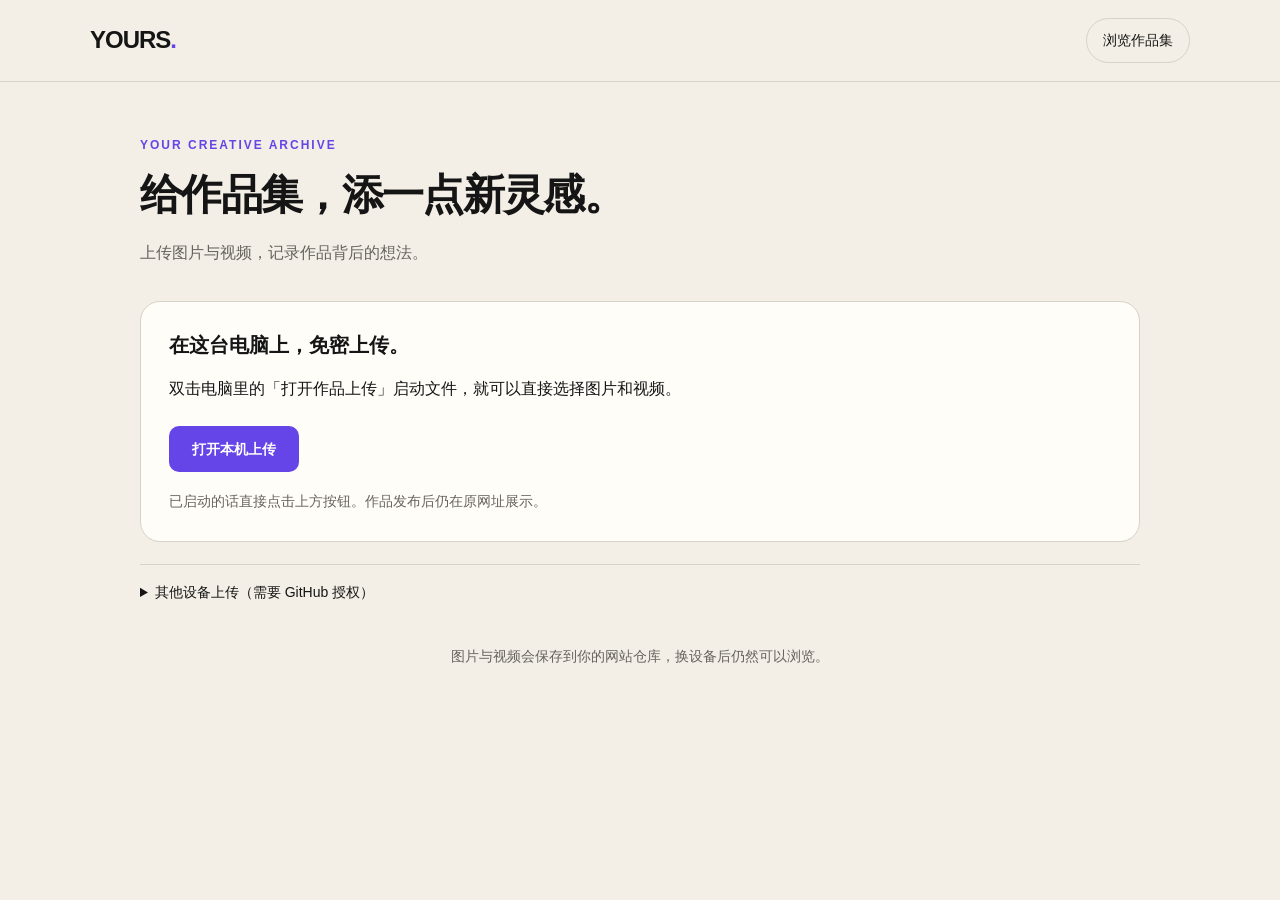
<file: admin.html>
<!doctype html>
<html lang="zh-CN">
<head>
  <meta charset="UTF-8" />
  <meta name="viewport" content="width=device-width, initial-scale=1.0" />
  <meta name="robots" content="noindex, nofollow" />
  <meta name="referrer" content="no-referrer" />
  <meta http-equiv="Content-Security-Policy" content="default-src 'self'; connect-src 'self' https://api.github.com; img-src 'self' blob: data:; media-src 'self' blob:; object-src 'none'; base-uri 'self'; form-action 'none'" />
  <meta name="theme-color" content="#f3efe6" />
  <title>管理作品 · 个人作品集</title>
  <link rel="icon" href="data:image/svg+xml,%3Csvg xmlns='http://www.w3.org/2000/svg' viewBox='0 0 64 64'%3E%3Crect width='64' height='64' rx='16' fill='%236545e8'/%3E%3Cpath d='M16 20h9l7 12 7-12h9L36 39v7h-8v-7z' fill='%23f4dd62'/%3E%3C/svg%3E" />
  <link rel="stylesheet" href="admin.css?v=20261004-2" />
  <script type="module" src="admin.mjs?v=20261004-2"></script>
</head>
<body>
  <a class="skip-link" href="#main">跳到主要内容</a>
  <header class="admin-header"><a class="brand" href="index.html">YOURS<span>.</span></a><a class="back-link" href="index.html#work">浏览作品集</a></header>
  <main id="main" class="admin-shell">
    <div class="page-heading"><p class="eyebrow">YOUR CREATIVE ARCHIVE</p><h1>给作品集，添一点新灵感。</h1><p>上传图片与视频，记录作品背后的想法。</p></div>
    <section class="connect-panel local-entry" aria-labelledby="local-title">
      <h2 id="local-title">在这台电脑上，免密上传。</h2>
      <p>双击电脑里的「打开作品上传」启动文件，就可以直接选择图片和视频。</p>
      <a class="primary local-start" href="http://127.0.0.1:8766/">打开本机上传</a>
      <p class="help">已启动的话直接点击上方按钮。作品发布后仍在原网址展示。</p>
    </section>
    <details id="remote-mode"><summary>其他设备上传（需要 GitHub 授权）</summary>
    <section class="connect-panel" aria-labelledby="connect-title">
      <div class="panel-title"><div><span class="step-number">01</span><h2 id="connect-title">连接你的网站</h2></div><span id="connection-label" class="connection-label">尚未连接</span></div>
      <form id="connect-form">
        <label for="github-token">GitHub 访问密钥</label>
        <div class="connect-row"><input id="github-token" type="password" autocomplete="off" spellcheck="false" placeholder="粘贴 personal-site 仓库的访问密钥" required /><button type="submit" id="connect-button" class="primary">连接网站</button></div>
        <p class="help">密钥仅用于直接连接 GitHub，刷新或关闭页面后清除。</p>
      </form>
      <div id="connected-state" hidden><p>已连接 <strong>tiechangchu-max / personal-site</strong>，可以上传作品了。</p><button type="button" id="disconnect-button" class="secondary">断开连接</button></div>
      <p id="connection-message" class="message" role="status"></p>
      <details id="token-help"><summary>第一次使用？获取访问密钥</summary><ol><li>打开 <a href="https://github.com/settings/personal-access-tokens/new" target="_blank" rel="noopener noreferrer">GitHub 密钥创建页</a>，登录你的网站所属账号。</li><li>选择 <strong>Only select repositories</strong>，只勾选 <strong>personal-site</strong>。</li><li>在 Repository permissions 中将 <strong>Contents</strong> 设为 <strong>Read and write</strong>，设置有效期并生成密钥。</li><li>把生成的密钥粘贴到上方，点击“连接网站”。</li></ol><p class="help">如果提示缺少作品目录，说明新版上传功能尚未发布到仓库。</p></details>
    </section>
    <section class="upload-panel" aria-labelledby="upload-title">
      <div class="panel-title"><div><span class="step-number">02</span><h2 id="upload-title">添加图片或视频</h2></div><span class="connection-label">最多 10 个 / 批</span></div>
      <fieldset id="upload-fields">
        <label class="dropzone" id="dropzone" for="media-files"><span class="upload-symbol" aria-hidden="true">＋</span><strong>选择文件，或拖到这里</strong><span>手机上也可以从相册选择</span><span class="file-formats">JPG · PNG · WebP · GIF · AVIF · MP4 · WebM</span><input id="media-files" type="file" accept="image/jpeg,image/png,image/webp,image/gif,image/avif,video/mp4,video/webm,.jpg,.jpeg,.png,.webp,.gif,.avif,.mp4,.webm" multiple /></label>
        <p class="help">单文件最多 50 MB，每批合计最多 100 MB。视频推荐使用 H.264 编码的 MP4，便于手机播放。</p>
        <p id="file-message" class="message" role="status"></p>
        <div id="upload-queue" class="upload-queue"></div>
        <datalist id="category-options"><option value="产品视觉"></option><option value="人物创作"></option><option value="影像实验"></option><option value="Little Swan"></option><option value="兔然心动"></option></datalist>
      </fieldset>
      <div class="publish-bar"><div><strong id="queue-summary">还没有选择文件</strong><p>发布后，图片、视频和填写的提示词将对访客公开。</p></div><button type="button" id="publish-button" class="primary" disabled>上传并公开展示</button></div>
      <div id="progress-panel" hidden><progress id="upload-progress" max="100" value="0" aria-label="发布进度"></progress><p id="progress-message" role="status"></p></div>
      <div id="publish-result" class="publish-result" role="status" hidden></div>
    </section>
    </details>
    <p class="admin-footer">图片与视频会保存到你的网站仓库，换设备后仍然可以浏览。</p>
    <noscript><p class="message error">请启用 JavaScript 后再使用上传功能。</p></noscript>
  </main>
</body>
</html>
</file>
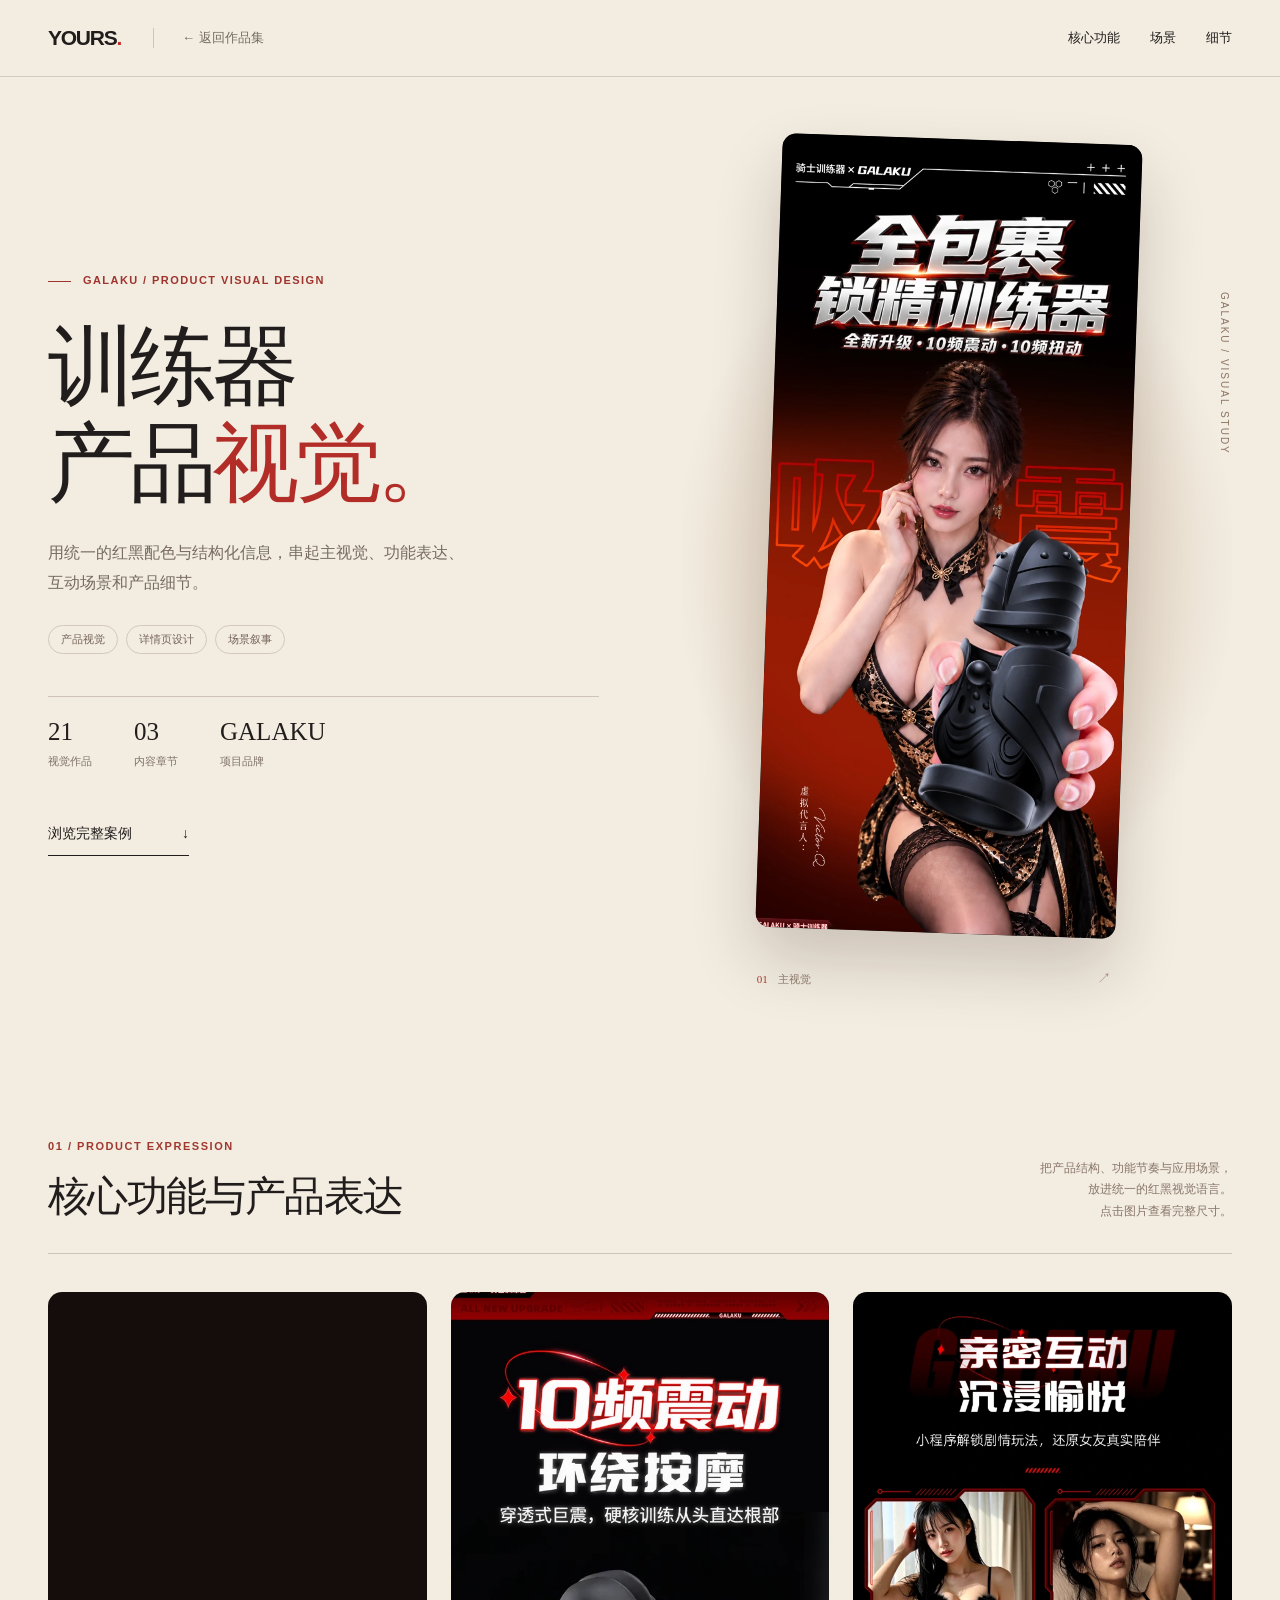
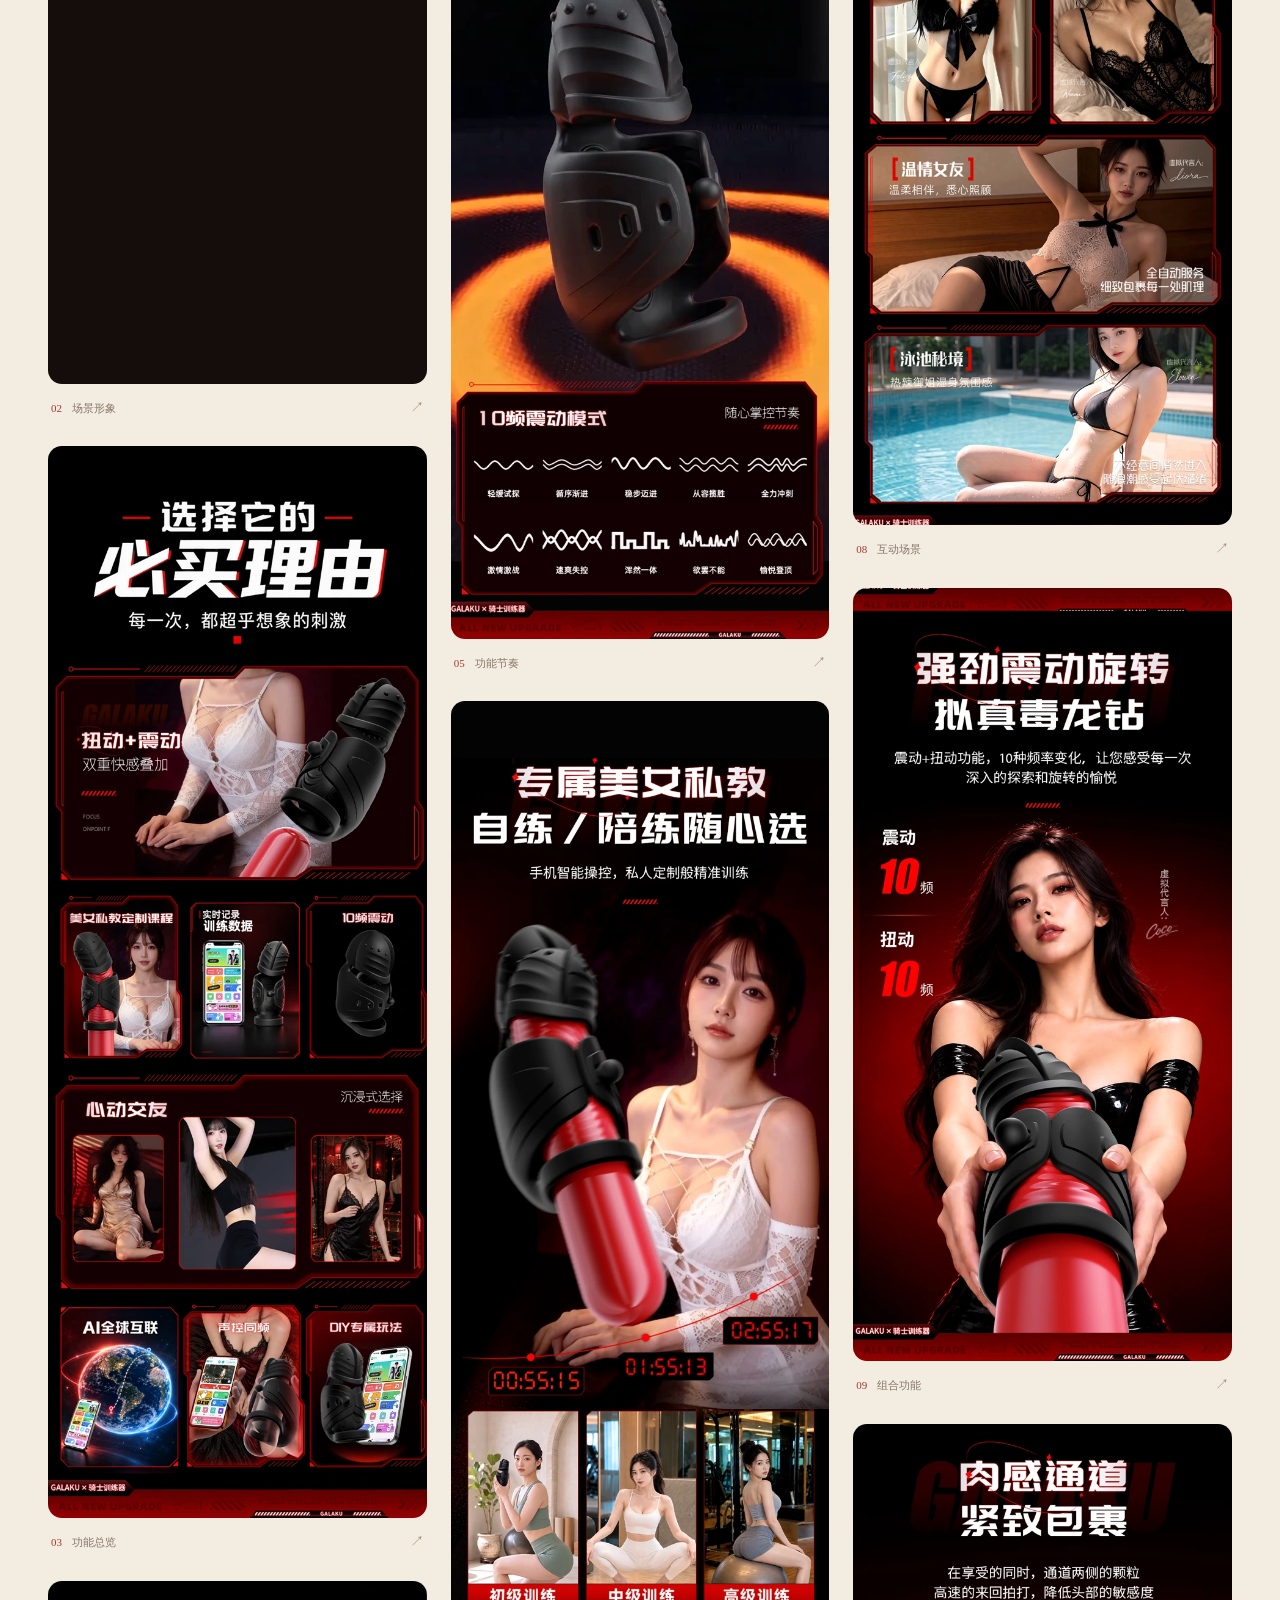
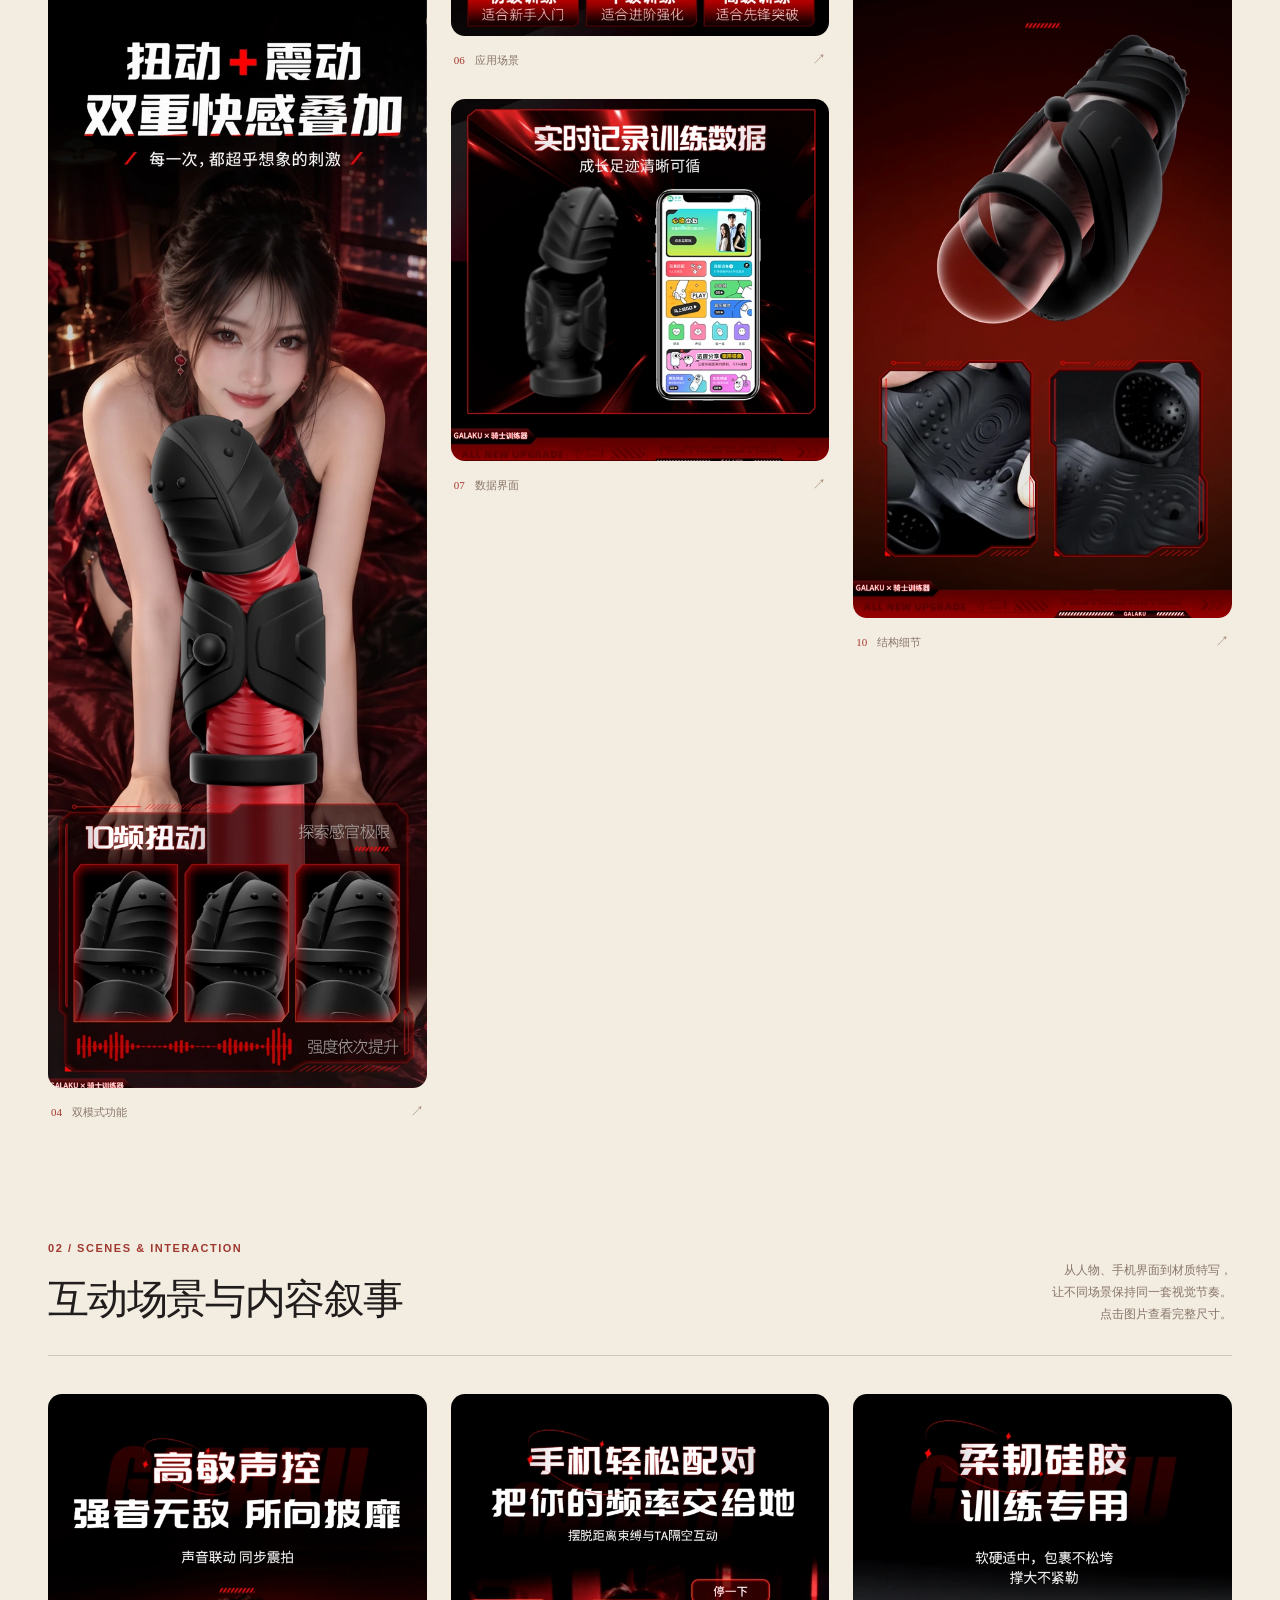
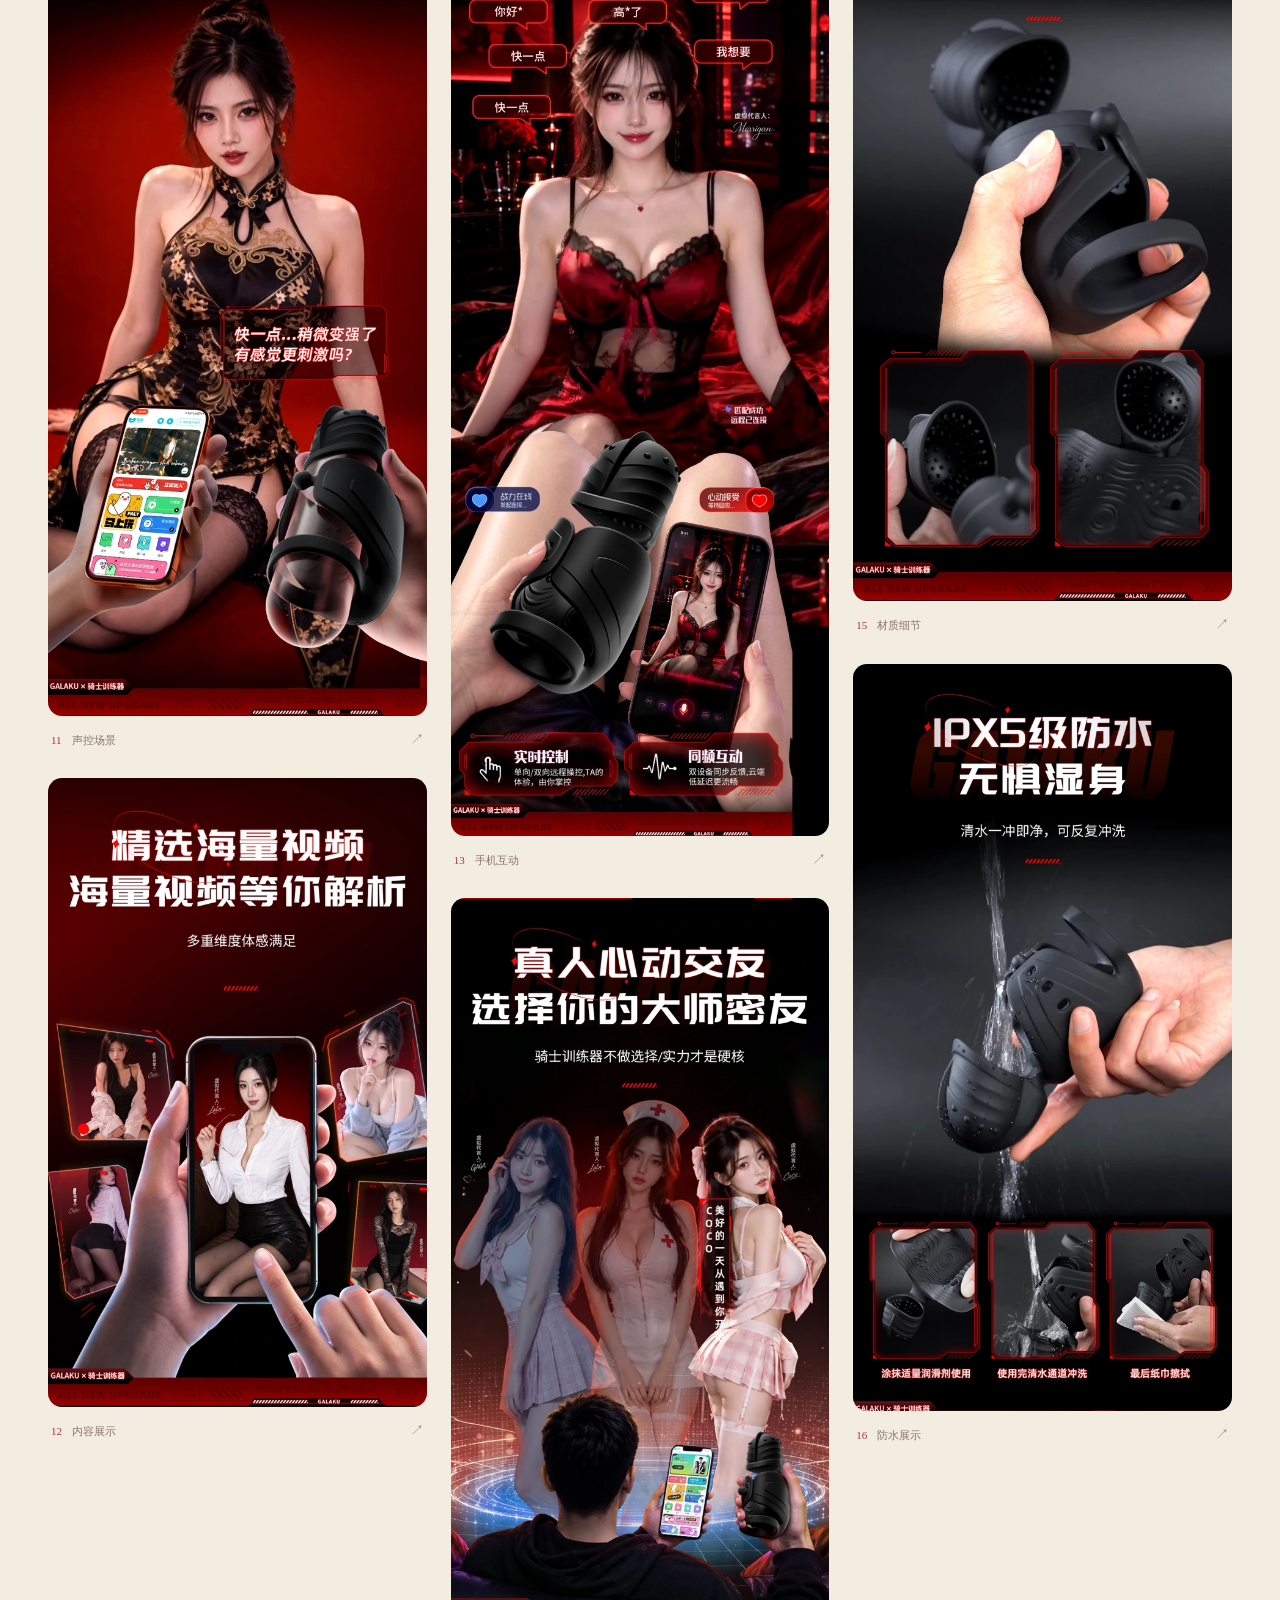
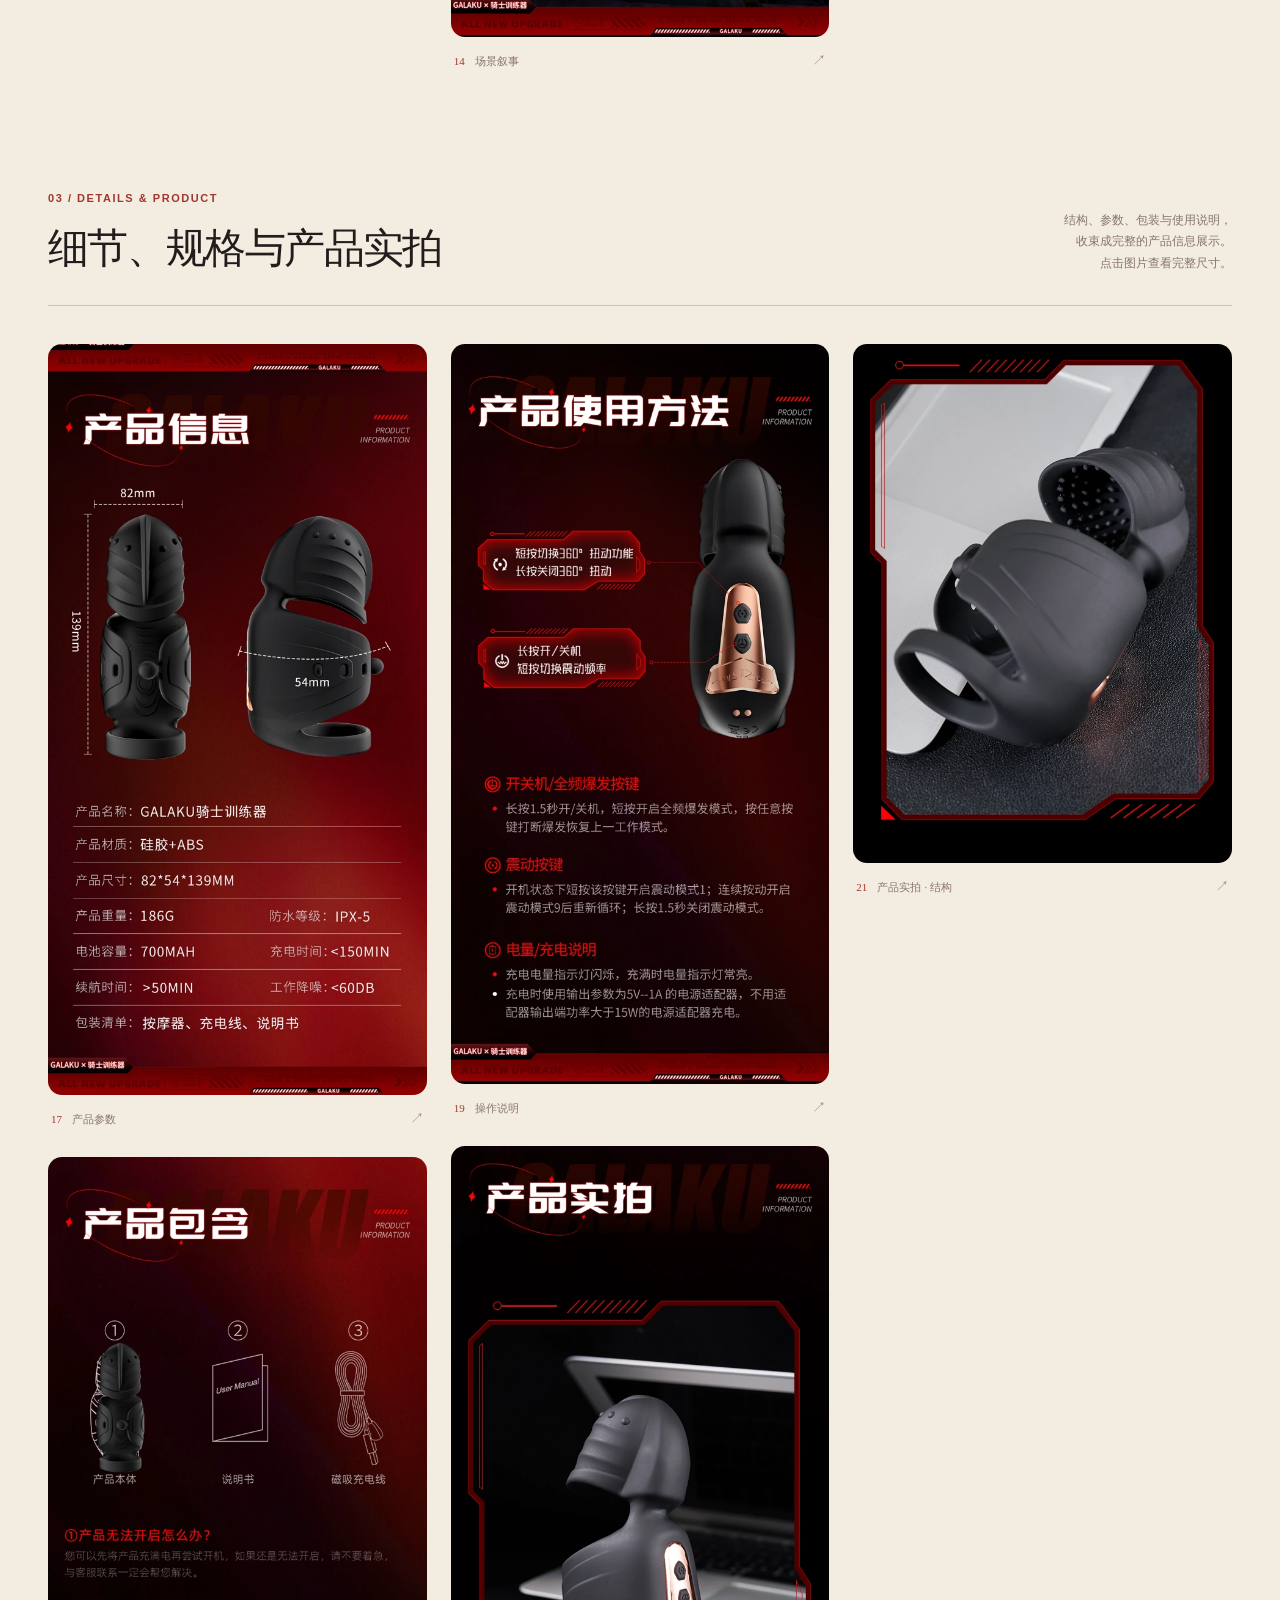
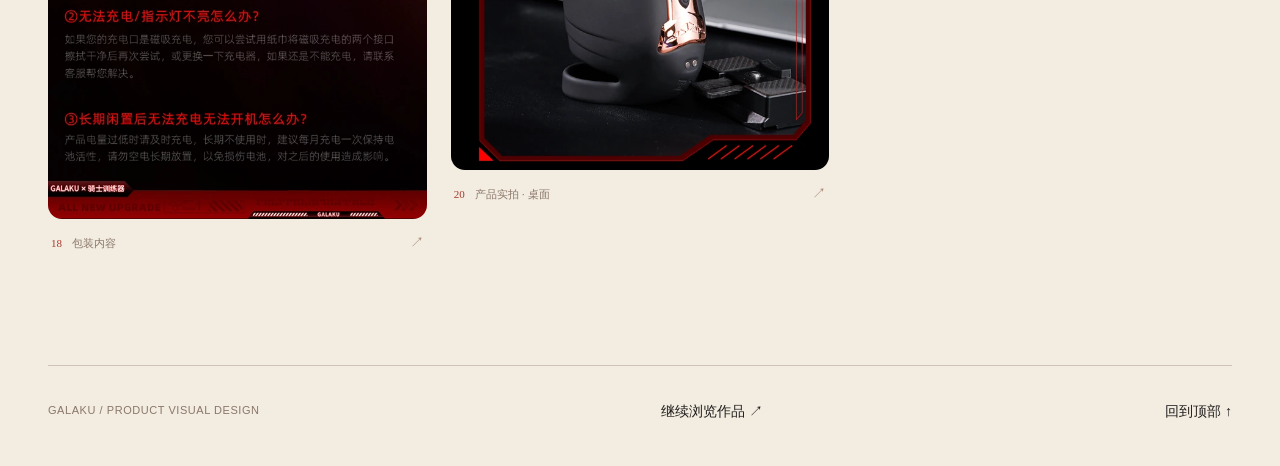
<file: trainer.html>
<!doctype html>
<html lang="zh-CN">
<head>
  <meta charset="UTF-8" />
  <meta name="viewport" content="width=device-width, initial-scale=1" />
  <meta name="description" content="GALAKU 训练器产品视觉案例：21 张设计作品，涵盖主视觉、核心功能、互动场景与产品细节。" />
  <meta name="theme-color" content="#f2ece1" />
  <meta property="og:title" content="GALAKU · 训练器产品视觉" />
  <meta property="og:description" content="一套完整的红黑产品视觉，从主视觉到功能、场景与细节。" />
  <meta property="og:image" content="https://tiechangchu-max.github.io/personal-site/assets/images/trainer/01.webp" />
  <title>GALAKU · 训练器产品视觉｜作品集</title>
  <link rel="icon" href="data:image/svg+xml,%3Csvg xmlns='http://www.w3.org/2000/svg' viewBox='0 0 64 64'%3E%3Crect width='64' height='64' rx='16' fill='%23211d1c'/%3E%3Cpath d='M16 20h9l7 12 7-12h9L36 39v7h-8v-7z' fill='%23c72e28'/%3E%3C/svg%3E" />
  <link rel="stylesheet" href="trainer.css?v=20261005-2" />
  <script type="module" src="trainer.mjs?v=20261005-1"></script>
</head>
<body class="trainer-page">
  <a class="tc-skip" href="#case-main">跳到案例内容</a>
  <header class="tc-header">
    <div class="tc-header-inner tc-shell">
      <a class="tc-brand" href="index.html" aria-label="作品集首页">YOURS<span>.</span></a>
      <a class="tc-back" href="index.html#work">← 返回作品集</a>
      <nav class="tc-nav" aria-label="案例章节"><a href="#features">核心功能</a><a href="#scenes">场景</a><a href="#details">细节</a></nav>
    </div>
  </header>
  <main id="case-main" class="tc-shell">
    <section class="tc-hero" aria-labelledby="case-title">
      <div class="tc-hero-copy">
        <p class="tc-eyebrow">GALAKU / PRODUCT VISUAL DESIGN</p>
        <h1 id="case-title">训练器<br />产品<em>视觉。</em></h1>
        <p class="tc-intro">用统一的红黑配色与结构化信息，串起主视觉、功能表达、互动场景和产品细节。</p>
        <div class="tc-tags"><span>产品视觉</span><span>详情页设计</span><span>场景叙事</span></div>
        <div class="tc-meta" aria-label="案例信息"><div><strong>21</strong><small>视觉作品</small></div><div><strong>03</strong><small>内容章节</small></div><div><strong>GALAKU</strong><small>项目品牌</small></div></div>
        <a class="tc-explore" href="#features">浏览完整案例 <span aria-hidden="true">↓</span></a>
      </div>
      <div class="tc-hero-art"><figure class="tc-hero-figure">
      <button class="tc-image-button" type="button" data-case-image="01" data-full="assets/images/trainer/01.webp" data-original="assets/images/trainer/originals/01.png" data-title="主视觉" aria-label="放大查看：主视觉">
        <img src="assets/images/trainer/01.webp" srcset="assets/images/trainer/01-310.webp 310w, assets/images/trainer/01-620.webp 620w, assets/images/trainer/01.webp 941w" sizes="(max-width: 640px) 310px, 360px" width="941" height="2077" alt="GALAKU 训练器 · 主视觉" loading="eager" decoding="async" fetchpriority="high" />
        <span class="tc-image-hint" aria-hidden="true">↗</span>
      </button>
      <figcaption class="tc-caption"><b>01</b><span>主视觉</span><span aria-hidden="true">↗</span></figcaption>
    </figure></div>
    </section>
    <section class="tc-section" id="features" aria-labelledby="features-title">
      <div class="tc-section-heading"><div><p class="tc-section-number">01 / PRODUCT EXPRESSION</p><h2 id="features-title">核心功能与产品表达</h2></div><p>把产品结构、功能节奏与应用场景，<br />放进统一的红黑视觉语言。<br />点击图片查看完整尺寸。</p></div>
      <div class="tc-masonry" aria-label="核心功能与产品表达"><figure class="tc-item">
      <button class="tc-image-button" type="button" data-case-image="02" data-full="assets/images/trainer/02.webp" data-original="assets/images/trainer/originals/02.png" data-title="场景形象" aria-label="放大查看：场景形象">
        <img src="assets/images/trainer/02.webp" srcset="assets/images/trainer/02-310.webp 310w, assets/images/trainer/02-620.webp 620w, assets/images/trainer/02.webp 941w" sizes="(max-width: 640px) calc(100vw - 36px), (max-width: 1000px) calc((100vw - 68px) / 2), (max-width: 1536px) calc((100vw - 144px) / 3), 464px" width="941" height="1721" alt="GALAKU 训练器 · 场景形象" loading="lazy" decoding="async"  />
        <span class="tc-image-hint" aria-hidden="true">↗</span>
      </button>
      <figcaption class="tc-caption"><b>02</b><span>场景形象</span><span aria-hidden="true">↗</span></figcaption>
    </figure>
<figure class="tc-item">
      <button class="tc-image-button" type="button" data-case-image="03" data-full="assets/images/trainer/03.webp" data-original="assets/images/trainer/originals/03.png" data-title="功能总览" aria-label="放大查看：功能总览">
        <img src="assets/images/trainer/03.webp" srcset="assets/images/trainer/03-310.webp 310w, assets/images/trainer/03-620.webp 620w, assets/images/trainer/03.webp 941w" sizes="(max-width: 640px) calc(100vw - 36px), (max-width: 1000px) calc((100vw - 68px) / 2), (max-width: 1536px) calc((100vw - 144px) / 3), 464px" width="941" height="2663" alt="GALAKU 训练器 · 功能总览" loading="lazy" decoding="async"  />
        <span class="tc-image-hint" aria-hidden="true">↗</span>
      </button>
      <figcaption class="tc-caption"><b>03</b><span>功能总览</span><span aria-hidden="true">↗</span></figcaption>
    </figure>
<figure class="tc-item">
      <button class="tc-image-button" type="button" data-case-image="04" data-full="assets/images/trainer/04.webp" data-original="assets/images/trainer/originals/04.png" data-title="双模式功能" aria-label="放大查看：双模式功能">
        <img src="assets/images/trainer/04.webp" srcset="assets/images/trainer/04-310.webp 310w, assets/images/trainer/04-620.webp 620w, assets/images/trainer/04.webp 941w" sizes="(max-width: 640px) calc(100vw - 36px), (max-width: 1000px) calc((100vw - 68px) / 2), (max-width: 1536px) calc((100vw - 144px) / 3), 464px" width="941" height="2751" alt="GALAKU 训练器 · 双模式功能" loading="lazy" decoding="async"  />
        <span class="tc-image-hint" aria-hidden="true">↗</span>
      </button>
      <figcaption class="tc-caption"><b>04</b><span>双模式功能</span><span aria-hidden="true">↗</span></figcaption>
    </figure>
<figure class="tc-item">
      <button class="tc-image-button" type="button" data-case-image="05" data-full="assets/images/trainer/05.webp" data-original="assets/images/trainer/originals/05.png" data-title="功能节奏" aria-label="放大查看：功能节奏">
        <img src="assets/images/trainer/05.webp" srcset="assets/images/trainer/05-310.webp 310w, assets/images/trainer/05-620.webp 620w, assets/images/trainer/05.webp 941w" sizes="(max-width: 640px) calc(100vw - 36px), (max-width: 1000px) calc((100vw - 68px) / 2), (max-width: 1536px) calc((100vw - 144px) / 3), 464px" width="941" height="2354" alt="GALAKU 训练器 · 功能节奏" loading="lazy" decoding="async"  />
        <span class="tc-image-hint" aria-hidden="true">↗</span>
      </button>
      <figcaption class="tc-caption"><b>05</b><span>功能节奏</span><span aria-hidden="true">↗</span></figcaption>
    </figure>
<figure class="tc-item">
      <button class="tc-image-button" type="button" data-case-image="06" data-full="assets/images/trainer/06.webp" data-original="assets/images/trainer/originals/06.png" data-title="应用场景" aria-label="放大查看：应用场景">
        <img src="assets/images/trainer/06.webp" srcset="assets/images/trainer/06-310.webp 310w, assets/images/trainer/06-620.webp 620w, assets/images/trainer/06.webp 941w" sizes="(max-width: 640px) calc(100vw - 36px), (max-width: 1000px) calc((100vw - 68px) / 2), (max-width: 1536px) calc((100vw - 144px) / 3), 464px" width="941" height="2323" alt="GALAKU 训练器 · 应用场景" loading="lazy" decoding="async"  />
        <span class="tc-image-hint" aria-hidden="true">↗</span>
      </button>
      <figcaption class="tc-caption"><b>06</b><span>应用场景</span><span aria-hidden="true">↗</span></figcaption>
    </figure>
<figure class="tc-item">
      <button class="tc-image-button" type="button" data-case-image="07" data-full="assets/images/trainer/07.webp" data-original="assets/images/trainer/originals/07.png" data-title="数据界面" aria-label="放大查看：数据界面">
        <img src="assets/images/trainer/07.webp" srcset="assets/images/trainer/07-310.webp 310w, assets/images/trainer/07-620.webp 620w, assets/images/trainer/07.webp 941w" sizes="(max-width: 640px) calc(100vw - 36px), (max-width: 1000px) calc((100vw - 68px) / 2), (max-width: 1536px) calc((100vw - 144px) / 3), 464px" width="941" height="900" alt="GALAKU 训练器 · 数据界面" loading="lazy" decoding="async"  />
        <span class="tc-image-hint" aria-hidden="true">↗</span>
      </button>
      <figcaption class="tc-caption"><b>07</b><span>数据界面</span><span aria-hidden="true">↗</span></figcaption>
    </figure>
<figure class="tc-item">
      <button class="tc-image-button" type="button" data-case-image="08" data-full="assets/images/trainer/08.webp" data-original="assets/images/trainer/originals/08.png" data-title="互动场景" aria-label="放大查看：互动场景">
        <img src="assets/images/trainer/08.webp" srcset="assets/images/trainer/08-310.webp 310w, assets/images/trainer/08-620.webp 620w, assets/images/trainer/08.webp 941w" sizes="(max-width: 640px) calc(100vw - 36px), (max-width: 1000px) calc((100vw - 68px) / 2), (max-width: 1536px) calc((100vw - 144px) / 3), 464px" width="941" height="2072" alt="GALAKU 训练器 · 互动场景" loading="lazy" decoding="async"  />
        <span class="tc-image-hint" aria-hidden="true">↗</span>
      </button>
      <figcaption class="tc-caption"><b>08</b><span>互动场景</span><span aria-hidden="true">↗</span></figcaption>
    </figure>
<figure class="tc-item">
      <button class="tc-image-button" type="button" data-case-image="09" data-full="assets/images/trainer/09.webp" data-original="assets/images/trainer/originals/09.png" data-title="组合功能" aria-label="放大查看：组合功能">
        <img src="assets/images/trainer/09.webp" srcset="assets/images/trainer/09-310.webp 310w, assets/images/trainer/09-620.webp 620w, assets/images/trainer/09.webp 941w" sizes="(max-width: 640px) calc(100vw - 36px), (max-width: 1000px) calc((100vw - 68px) / 2), (max-width: 1536px) calc((100vw - 144px) / 3), 464px" width="941" height="1923" alt="GALAKU 训练器 · 组合功能" loading="lazy" decoding="async"  />
        <span class="tc-image-hint" aria-hidden="true">↗</span>
      </button>
      <figcaption class="tc-caption"><b>09</b><span>组合功能</span><span aria-hidden="true">↗</span></figcaption>
    </figure>
<figure class="tc-item">
      <button class="tc-image-button" type="button" data-case-image="10" data-full="assets/images/trainer/10.webp" data-original="assets/images/trainer/originals/10.png" data-title="结构细节" aria-label="放大查看：结构细节">
        <img src="assets/images/trainer/10.webp" srcset="assets/images/trainer/10-310.webp 310w, assets/images/trainer/10-620.webp 620w, assets/images/trainer/10.webp 941w" sizes="(max-width: 640px) calc(100vw - 36px), (max-width: 1000px) calc((100vw - 68px) / 2), (max-width: 1536px) calc((100vw - 144px) / 3), 464px" width="941" height="1973" alt="GALAKU 训练器 · 结构细节" loading="lazy" decoding="async"  />
        <span class="tc-image-hint" aria-hidden="true">↗</span>
      </button>
      <figcaption class="tc-caption"><b>10</b><span>结构细节</span><span aria-hidden="true">↗</span></figcaption>
    </figure></div>
    </section>
<section class="tc-section" id="scenes" aria-labelledby="scenes-title">
      <div class="tc-section-heading"><div><p class="tc-section-number">02 / SCENES & INTERACTION</p><h2 id="scenes-title">互动场景与内容叙事</h2></div><p>从人物、手机界面到材质特写，<br />让不同场景保持同一套视觉节奏。<br />点击图片查看完整尺寸。</p></div>
      <div class="tc-masonry" aria-label="互动场景与内容叙事"><figure class="tc-item">
      <button class="tc-image-button" type="button" data-case-image="11" data-full="assets/images/trainer/11.webp" data-original="assets/images/trainer/originals/11.png" data-title="声控场景" aria-label="放大查看：声控场景">
        <img src="assets/images/trainer/11.webp" srcset="assets/images/trainer/11-310.webp 310w, assets/images/trainer/11-620.webp 620w, assets/images/trainer/11.webp 941w" sizes="(max-width: 640px) calc(100vw - 36px), (max-width: 1000px) calc((100vw - 68px) / 2), (max-width: 1536px) calc((100vw - 144px) / 3), 464px" width="941" height="2291" alt="GALAKU 训练器 · 声控场景" loading="lazy" decoding="async"  />
        <span class="tc-image-hint" aria-hidden="true">↗</span>
      </button>
      <figcaption class="tc-caption"><b>11</b><span>声控场景</span><span aria-hidden="true">↗</span></figcaption>
    </figure>
<figure class="tc-item">
      <button class="tc-image-button" type="button" data-case-image="12" data-full="assets/images/trainer/12.webp" data-original="assets/images/trainer/originals/12.png" data-title="内容展示" aria-label="放大查看：内容展示">
        <img src="assets/images/trainer/12.webp" srcset="assets/images/trainer/12-310.webp 310w, assets/images/trainer/12-620.webp 620w, assets/images/trainer/12.webp 941w" sizes="(max-width: 640px) calc(100vw - 36px), (max-width: 1000px) calc((100vw - 68px) / 2), (max-width: 1536px) calc((100vw - 144px) / 3), 464px" width="941" height="1563" alt="GALAKU 训练器 · 内容展示" loading="lazy" decoding="async"  />
        <span class="tc-image-hint" aria-hidden="true">↗</span>
      </button>
      <figcaption class="tc-caption"><b>12</b><span>内容展示</span><span aria-hidden="true">↗</span></figcaption>
    </figure>
<figure class="tc-item">
      <button class="tc-image-button" type="button" data-case-image="13" data-full="assets/images/trainer/13.webp" data-original="assets/images/trainer/originals/13.png" data-title="手机互动" aria-label="放大查看：手机互动">
        <img src="assets/images/trainer/13.webp" srcset="assets/images/trainer/13-310.webp 310w, assets/images/trainer/13-620.webp 620w, assets/images/trainer/13.webp 941w" sizes="(max-width: 640px) calc(100vw - 36px), (max-width: 1000px) calc((100vw - 68px) / 2), (max-width: 1536px) calc((100vw - 144px) / 3), 464px" width="941" height="2590" alt="GALAKU 训练器 · 手机互动" loading="lazy" decoding="async"  />
        <span class="tc-image-hint" aria-hidden="true">↗</span>
      </button>
      <figcaption class="tc-caption"><b>13</b><span>手机互动</span><span aria-hidden="true">↗</span></figcaption>
    </figure>
<figure class="tc-item">
      <button class="tc-image-button" type="button" data-case-image="14" data-full="assets/images/trainer/14.webp" data-original="assets/images/trainer/originals/14.png" data-title="场景叙事" aria-label="放大查看：场景叙事">
        <img src="assets/images/trainer/14.webp" srcset="assets/images/trainer/14-310.webp 310w, assets/images/trainer/14-620.webp 620w, assets/images/trainer/14.webp 941w" sizes="(max-width: 640px) calc(100vw - 36px), (max-width: 1000px) calc((100vw - 68px) / 2), (max-width: 1536px) calc((100vw - 144px) / 3), 464px" width="941" height="1837" alt="GALAKU 训练器 · 场景叙事" loading="lazy" decoding="async"  />
        <span class="tc-image-hint" aria-hidden="true">↗</span>
      </button>
      <figcaption class="tc-caption"><b>14</b><span>场景叙事</span><span aria-hidden="true">↗</span></figcaption>
    </figure>
<figure class="tc-item">
      <button class="tc-image-button" type="button" data-case-image="15" data-full="assets/images/trainer/15.webp" data-original="assets/images/trainer/originals/15.png" data-title="材质细节" aria-label="放大查看：材质细节">
        <img src="assets/images/trainer/15.webp" srcset="assets/images/trainer/15-310.webp 310w, assets/images/trainer/15-620.webp 620w, assets/images/trainer/15.webp 941w" sizes="(max-width: 640px) calc(100vw - 36px), (max-width: 1000px) calc((100vw - 68px) / 2), (max-width: 1536px) calc((100vw - 144px) / 3), 464px" width="941" height="2006" alt="GALAKU 训练器 · 材质细节" loading="lazy" decoding="async"  />
        <span class="tc-image-hint" aria-hidden="true">↗</span>
      </button>
      <figcaption class="tc-caption"><b>15</b><span>材质细节</span><span aria-hidden="true">↗</span></figcaption>
    </figure>
<figure class="tc-item">
      <button class="tc-image-button" type="button" data-case-image="16" data-full="assets/images/trainer/16.webp" data-original="assets/images/trainer/originals/16.png" data-title="防水展示" aria-label="放大查看：防水展示">
        <img src="assets/images/trainer/16.webp" srcset="assets/images/trainer/16-310.webp 310w, assets/images/trainer/16-620.webp 620w, assets/images/trainer/16.webp 941w" sizes="(max-width: 640px) calc(100vw - 36px), (max-width: 1000px) calc((100vw - 68px) / 2), (max-width: 1536px) calc((100vw - 144px) / 3), 464px" width="941" height="1856" alt="GALAKU 训练器 · 防水展示" loading="lazy" decoding="async"  />
        <span class="tc-image-hint" aria-hidden="true">↗</span>
      </button>
      <figcaption class="tc-caption"><b>16</b><span>防水展示</span><span aria-hidden="true">↗</span></figcaption>
    </figure></div>
    </section>
<section class="tc-section" id="details" aria-labelledby="details-title">
      <div class="tc-section-heading"><div><p class="tc-section-number">03 / DETAILS & PRODUCT</p><h2 id="details-title">细节、规格与产品实拍</h2></div><p>结构、参数、包装与使用说明，<br />收束成完整的产品信息展示。<br />点击图片查看完整尺寸。</p></div>
      <div class="tc-masonry" aria-label="细节、规格与产品实拍"><figure class="tc-item">
      <button class="tc-image-button" type="button" data-case-image="17" data-full="assets/images/trainer/17.webp" data-original="assets/images/trainer/originals/17.png" data-title="产品参数" aria-label="放大查看：产品参数">
        <img src="assets/images/trainer/17.webp" srcset="assets/images/trainer/17-310.webp 310w, assets/images/trainer/17-620.webp 620w, assets/images/trainer/17.webp 941w" sizes="(max-width: 640px) calc(100vw - 36px), (max-width: 1000px) calc((100vw - 68px) / 2), (max-width: 1536px) calc((100vw - 144px) / 3), 464px" width="941" height="1867" alt="GALAKU 训练器 · 产品参数" loading="lazy" decoding="async"  />
        <span class="tc-image-hint" aria-hidden="true">↗</span>
      </button>
      <figcaption class="tc-caption"><b>17</b><span>产品参数</span><span aria-hidden="true">↗</span></figcaption>
    </figure>
<figure class="tc-item">
      <button class="tc-image-button" type="button" data-case-image="18" data-full="assets/images/trainer/18.webp" data-original="assets/images/trainer/originals/18.png" data-title="包装内容" aria-label="放大查看：包装内容">
        <img src="assets/images/trainer/18.webp" srcset="assets/images/trainer/18-310.webp 310w, assets/images/trainer/18-620.webp 620w, assets/images/trainer/18.webp 941w" sizes="(max-width: 640px) calc(100vw - 36px), (max-width: 1000px) calc((100vw - 68px) / 2), (max-width: 1536px) calc((100vw - 144px) / 3), 464px" width="941" height="1643" alt="GALAKU 训练器 · 包装内容" loading="lazy" decoding="async"  />
        <span class="tc-image-hint" aria-hidden="true">↗</span>
      </button>
      <figcaption class="tc-caption"><b>18</b><span>包装内容</span><span aria-hidden="true">↗</span></figcaption>
    </figure>
<figure class="tc-item">
      <button class="tc-image-button" type="button" data-case-image="19" data-full="assets/images/trainer/19.webp" data-original="assets/images/trainer/originals/19.png" data-title="操作说明" aria-label="放大查看：操作说明">
        <img src="assets/images/trainer/19.webp" srcset="assets/images/trainer/19-310.webp 310w, assets/images/trainer/19-620.webp 620w, assets/images/trainer/19.webp 941w" sizes="(max-width: 640px) calc(100vw - 36px), (max-width: 1000px) calc((100vw - 68px) / 2), (max-width: 1536px) calc((100vw - 144px) / 3), 464px" width="941" height="1840" alt="GALAKU 训练器 · 操作说明" loading="lazy" decoding="async"  />
        <span class="tc-image-hint" aria-hidden="true">↗</span>
      </button>
      <figcaption class="tc-caption"><b>19</b><span>操作说明</span><span aria-hidden="true">↗</span></figcaption>
    </figure>
<figure class="tc-item">
      <button class="tc-image-button" type="button" data-case-image="20" data-full="assets/images/trainer/20.webp" data-original="assets/images/trainer/originals/20.png" data-title="产品实拍 · 桌面" aria-label="放大查看：产品实拍 · 桌面">
        <img src="assets/images/trainer/20.webp" srcset="assets/images/trainer/20-310.webp 310w, assets/images/trainer/20-620.webp 620w, assets/images/trainer/20.webp 941w" sizes="(max-width: 640px) calc(100vw - 36px), (max-width: 1000px) calc((100vw - 68px) / 2), (max-width: 1536px) calc((100vw - 144px) / 3), 464px" width="941" height="1549" alt="GALAKU 训练器 · 产品实拍 · 桌面" loading="lazy" decoding="async"  />
        <span class="tc-image-hint" aria-hidden="true">↗</span>
      </button>
      <figcaption class="tc-caption"><b>20</b><span>产品实拍 · 桌面</span><span aria-hidden="true">↗</span></figcaption>
    </figure>
<figure class="tc-item">
      <button class="tc-image-button" type="button" data-case-image="21" data-full="assets/images/trainer/21.webp" data-original="assets/images/trainer/originals/21.png" data-title="产品实拍 · 结构" aria-label="放大查看：产品实拍 · 结构">
        <img src="assets/images/trainer/21.webp" srcset="assets/images/trainer/21-310.webp 310w, assets/images/trainer/21-620.webp 620w, assets/images/trainer/21.webp 941w" sizes="(max-width: 640px) calc(100vw - 36px), (max-width: 1000px) calc((100vw - 68px) / 2), (max-width: 1536px) calc((100vw - 144px) / 3), 464px" width="941" height="1290" alt="GALAKU 训练器 · 产品实拍 · 结构" loading="lazy" decoding="async"  />
        <span class="tc-image-hint" aria-hidden="true">↗</span>
      </button>
      <figcaption class="tc-caption"><b>21</b><span>产品实拍 · 结构</span><span aria-hidden="true">↗</span></figcaption>
    </figure></div>
    </section>
    <footer class="tc-footer"><p>GALAKU / PRODUCT VISUAL DESIGN</p><a href="index.html#work">继续浏览作品 <span aria-hidden="true">↗</span></a><a href="#case-main">回到顶部 ↑</a></footer>
  </main>
  <dialog class="tc-viewer" id="case-viewer" aria-labelledby="viewer-title">
    <div class="tc-viewer-toolbar">
      <div class="tc-viewer-label"><small id="viewer-count"></small><strong id="viewer-title"></strong></div>
      <div class="tc-viewer-actions"><button id="viewer-previous" type="button" aria-label="上一张">←</button><button id="viewer-next" type="button" aria-label="下一张">→</button><a id="viewer-original" href="#" target="_blank" rel="noopener">查看原图 ↗</a><button id="viewer-close" type="button" aria-label="关闭图片">×</button></div>
    </div>
    <p class="tc-viewer-status" id="viewer-status" role="status" hidden></p>
    <img class="tc-viewer-image" id="viewer-image" alt="" />
  </dialog>
</body>
</html>
</file>
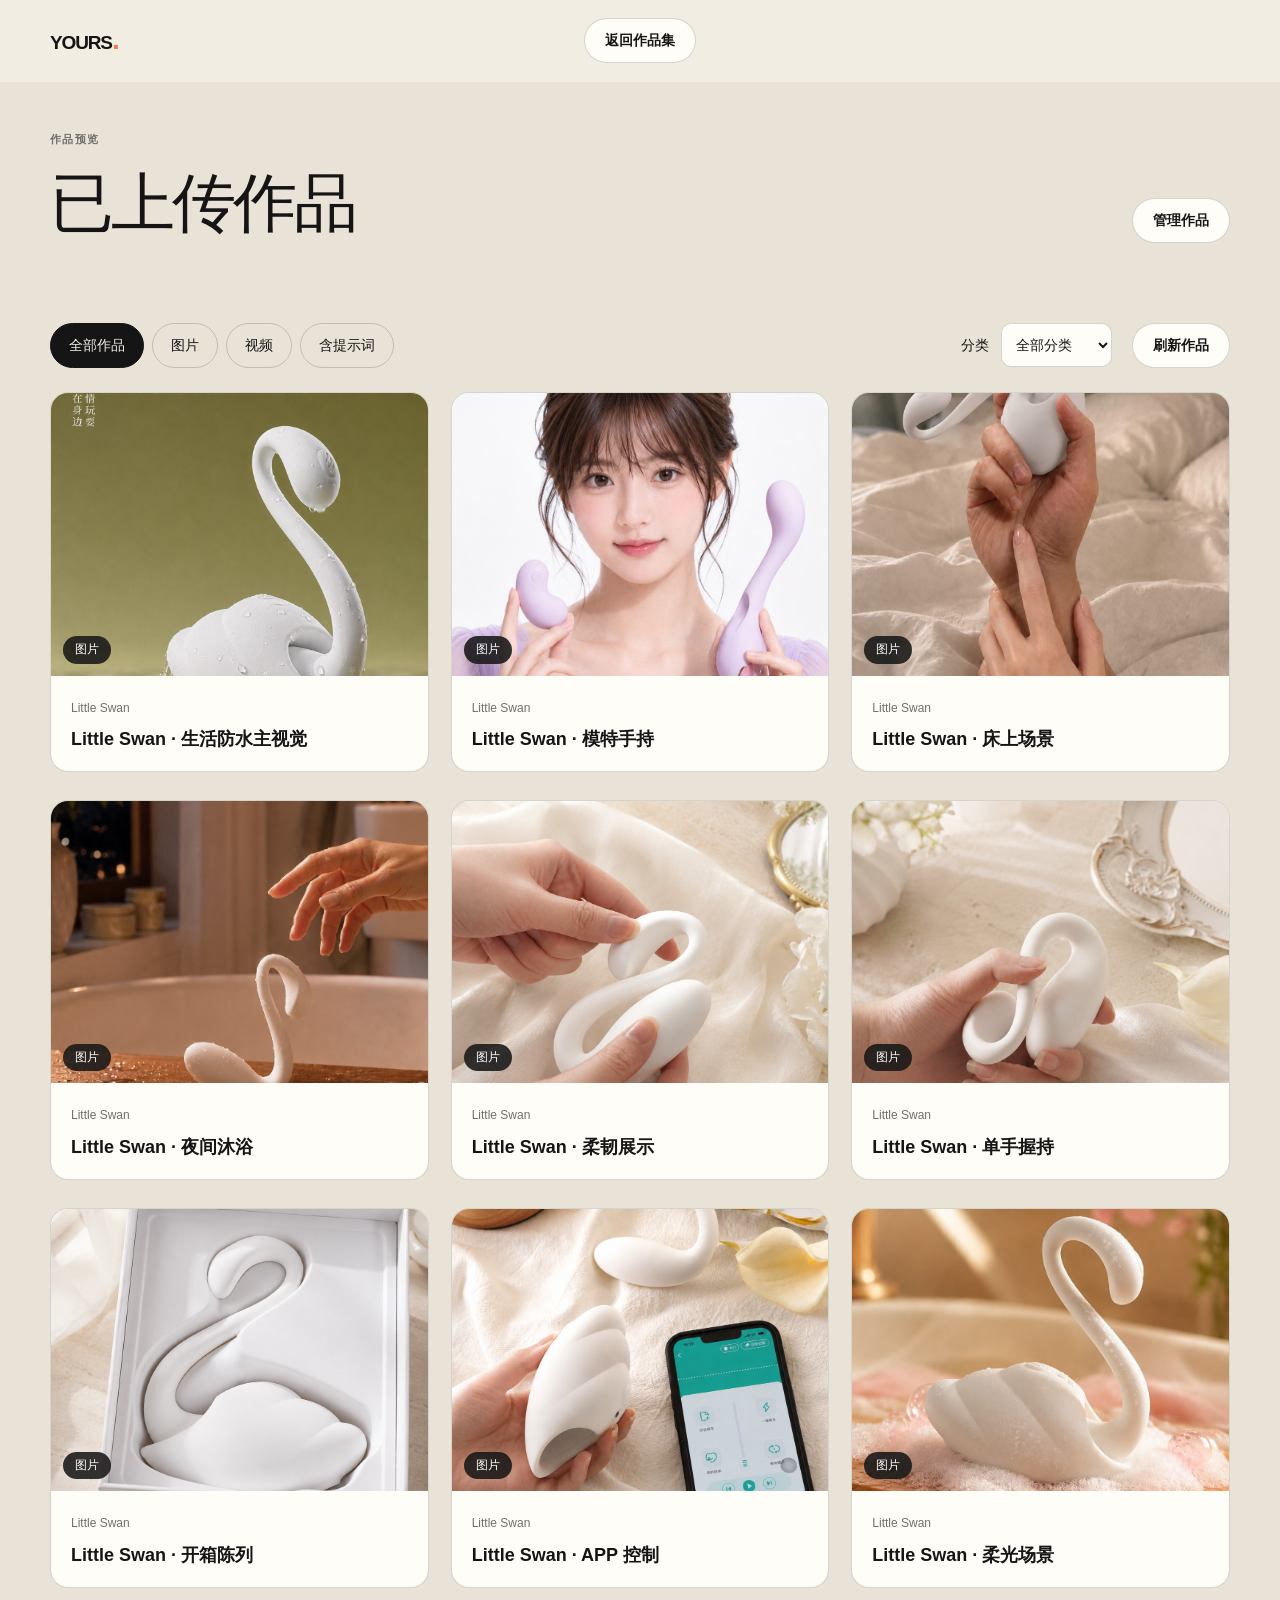
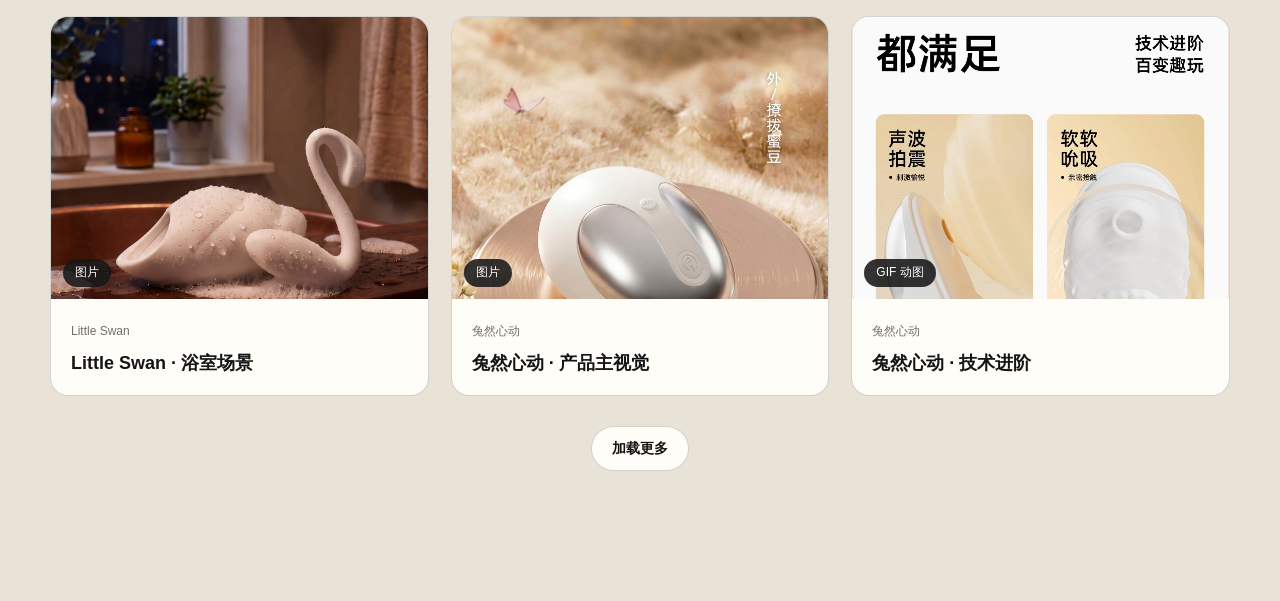
<file: works.html>
<!doctype html>
<html lang="zh-CN">
  <head>
    <meta charset="UTF-8" />
    <meta name="viewport" content="width=device-width, initial-scale=1.0" />
    <title>已上传作品 · 个人作品集</title>
    <link rel="stylesheet" href="styles.css" />
    <link rel="stylesheet" href="portfolio.css?v=20261005-3" />
    <script type="module" src="gallery.mjs?v=20261005-3"></script>
    <script>
      if (localStorage.getItem('personal-site-theme') === 'dark') document.documentElement.dataset.theme = 'dark';
    </script>
  </head>
  <body>
    <header class="site-header">
      <a class="brand" href="index.html">YOURS<i>.</i></a>
      <a class="library-manage" href="index.html#work">返回作品集</a>
    </header>
    <main id="main">
      <section class="work section" id="work" aria-labelledby="work-title">
        <div class="shell">
          <div class="section-heading heading-row">
            <div><p>作品预览</p><h2 id="work-title">已上传作品</h2></div>
            <a class="library-manage" href="admin.html">管理作品</a>
          </div>
          <div class="library-controls">
            <div class="library-filters" role="group" aria-label="按作品类型筛选">
              <button type="button" data-filter="all" aria-pressed="true">全部作品</button>
              <button type="button" data-filter="image" aria-pressed="false">图片</button>
              <button type="button" data-filter="video" aria-pressed="false">视频</button>
              <button type="button" data-filter="prompt" aria-pressed="false">含提示词</button>
            </div>
            <label class="library-category">分类 <select id="work-category"><option value="all">全部分类</option></select></label>
            <button type="button" id="library-refresh" class="library-manage">刷新作品</button>
          </div>
          <p id="library-status" class="library-status" role="status">正在加载作品…</p>
          <div class="library-grid" id="library-grid"></div>
          <button type="button" id="library-more" class="library-more" hidden>加载更多</button>
          <button type="button" id="library-retry" class="library-more" hidden>重新加载</button>
          <noscript><p>启用 JavaScript 后可筛选作品；下方仍可浏览原有图片和视频。</p></noscript>
        </div>
      </section>

      <dialog class="work-dialog" id="work-detail" aria-labelledby="detail-title">
        <button type="button" class="detail-close" aria-label="关闭作品详情">×</button>
        <div id="detail-media" class="detail-media"></div>
        <div class="detail-copy">
          <p class="detail-category" id="detail-category"></p><h2 id="detail-title"></h2>
          <p id="detail-description"></p>
          <div class="prompt-heading"><h3>创作提示词</h3><button type="button" id="copy-prompt" hidden>复制提示词</button></div>
          <pre id="detail-prompt"></pre><p id="copy-status" role="status"></p>
        </div>
      </dialog>

    </main>
  </body>
</html>
</file>
<file: admin.css>
:root{--paper:#f3efe6;--surface:#fffdf8;--ink:#151515;--muted:#66635e;--purple:#6545e8;--line:#d8d2c7;--soft:#ebe6dd;font-family:Inter,"PingFang SC","Microsoft YaHei",sans-serif;color:var(--ink);background:var(--paper);font-size:16px;line-height:1.6}*{box-sizing:border-box}body{margin:0}a{color:inherit}button,input,textarea{font:inherit}button,a,input,textarea,summary{touch-action:manipulation}button{cursor:pointer}button:disabled{cursor:not-allowed;opacity:.48}[hidden]{display:none!important}:focus-visible{outline:3px solid var(--purple);outline-offset:4px}.skip-link{position:fixed;top:10px;left:10px;background:var(--ink);color:white;padding:10px;transform:translateY(-180%);z-index:10}.skip-link:focus{transform:none}.admin-header{height:82px;padding:0 max(24px,calc((100vw - 1100px)/2));display:flex;align-items:center;justify-content:space-between;border-bottom:1px solid var(--line)}.brand{font-size:24px;font-weight:900;text-decoration:none;letter-spacing:-1px}.brand span{color:var(--purple)}.back-link{font-size:14px;text-decoration:none;padding:10px 16px;border:1px solid var(--line);border-radius:30px}.admin-shell{width:min(1000px,calc(100% - 48px));margin:54px auto}.page-heading{margin-bottom:36px}.eyebrow{font-size:12px;font-weight:700;letter-spacing:2px;color:var(--purple)}h1{font-size:clamp(27px,4.5vw,42px);line-height:1.35;letter-spacing:-.04em;margin:12px 0}h2{font-size:20px;line-height:1.5;margin:0}.page-heading>p:last-child{color:var(--muted)}.connect-panel,.upload-panel{border:1px solid var(--line);border-radius:20px;background:var(--surface);padding:28px;margin-top:24px}.panel-title{display:flex;justify-content:space-between;align-items:center;gap:16px;margin-bottom:24px}.panel-title>div{display:flex;gap:14px;align-items:center}.step-number{font:14px ui-monospace,monospace;color:var(--purple);background:#6545e812;border-radius:10px;padding:9px}.connection-label{font-size:13px;color:var(--muted)}label{font-size:14px;font-weight:600}.connect-row{display:flex;gap:12px;margin-top:8px}input:not([type=file]),textarea{border:1px solid var(--line);border-radius:10px;background:var(--surface);color:var(--ink);padding:11px 13px;min-width:0;width:100%;font-size:16px}input:focus,textarea:focus{border-color:var(--purple)}.connect-row input{flex:1}.primary,.secondary{border:1px solid transparent;padding:11px 22px;border-radius:10px;min-height:46px;font-size:14px;font-weight:600;white-space:nowrap}.primary{background:var(--purple);color:white}.primary:hover:not(:disabled){background:#5135cb}.secondary{background:var(--soft);color:var(--ink)}.help{color:var(--muted);font-size:14px;margin:10px 0 0}.message{font-size:14px;white-space:pre-line;margin:12px 0 0;overflow-wrap:anywhere}.message:empty{display:none}.message.error{color:#a3222e}.message.success{color:#3c593a}details{border-top:1px solid var(--line);margin-top:22px;padding-top:16px;font-size:14px}summary{cursor:pointer;min-height:32px}details li{margin:10px 0}details a{color:var(--purple)}fieldset{border:0;padding:0;margin:0;min-width:0}.dropzone{position:relative;display:flex;align-items:center;justify-content:center;flex-direction:column;gap:8px;padding:36px 20px;border:1.5px dashed #b6a8e4;border-radius:14px;background:#6545e808;cursor:pointer;text-align:center}.dropzone.dragging{background:#6545e81c;border-color:var(--purple)}.dropzone:focus-within{outline:3px solid var(--purple);outline-offset:3px}.upload-symbol{width:48px;height:48px;background:var(--purple);color:white;border-radius:14px;font-size:30px;line-height:44px;margin-bottom:6px}.dropzone strong{font-size:18px}.dropzone>span:not(.upload-symbol){font-size:14px;color:var(--muted);font-weight:400}.file-formats{margin-top:4px}.dropzone input{position:absolute;inset:0;width:100%;height:100%;opacity:0;cursor:pointer}.upload-queue{display:grid;gap:20px;margin-top:24px}.queue-item{display:grid;grid-template-columns:180px minmax(0,1fr);gap:22px;padding:20px;border:1px solid var(--line);border-radius:14px}.queue-preview{aspect-ratio:1/1;overflow:hidden;border-radius:10px;background:#e9e4db;display:flex;align-items:center;justify-content:center}.queue-preview img,.queue-preview video{width:100%;height:100%;object-fit:contain}.queue-file{font-size:12px;color:var(--muted);overflow-wrap:anywhere;margin-top:8px}.queue-remove{margin-top:12px;font-size:14px;border:0;background:transparent;color:#91412f;text-decoration:underline;min-height:40px;padding:0 8px}.queue-inputs{display:grid;grid-template-columns:1fr 1fr;gap:14px}.queue-field{display:flex;flex-direction:column;gap:6px;min-width:0}.queue-field.wide{grid-column:1/-1}.queue-field textarea{resize:vertical;min-height:80px}.queue-field.prompt textarea{min-height:100px;font-family:ui-monospace,"Microsoft YaHei",monospace;font-size:14px}.publish-bar{display:flex;justify-content:space-between;align-items:center;gap:24px;border-top:1px solid var(--line);padding-top:24px;margin-top:28px}.publish-bar strong{font-size:16px}.publish-bar p{font-size:14px;color:var(--muted);margin:6px 0 0}.admin-footer{text-align:center;color:var(--muted);font-size:14px;margin:32px 0}.publish-result{padding:20px;border:1px solid var(--line);background:var(--soft);border-radius:12px;margin-top:20px;white-space:pre-line;overflow-wrap:anywhere}.publish-result.error{border-color:#c99494;background:#fff4f1;color:#852f2f}.publish-result a{color:var(--purple);display:inline-block;margin-top:12px;font-weight:600}.publish-result p{margin:0}.publish-result p+p{margin-top:8px}progress{width:100%;height:12px;accent-color:var(--purple);margin-top:24px}#progress-message{font-size:14px;margin:8px 0}.upload-panel[aria-busy=true] .dropzone{opacity:.5}#connected-state{display:flex;align-items:center;justify-content:space-between;gap:20px}#connected-state p{font-size:14px;overflow-wrap:anywhere}
@media(max-width:640px){.admin-header{height:70px;padding:0 20px}.admin-shell{width:calc(100% - 32px);margin:32px auto}.connect-panel,.upload-panel{padding:20px 16px;border-radius:16px}.panel-title{align-items:flex-start;gap:8px}.panel-title>div{gap:10px}h2{font-size:18px}.connection-label{max-width:100px;text-align:right}.connect-row{flex-direction:column}.primary{width:100%}.queue-item{grid-template-columns:1fr;padding:14px}.queue-preview{aspect-ratio:16/10}.queue-inputs{grid-template-columns:1fr}.queue-field{grid-column:1/-1}.queue-remove{margin-top:0}.publish-bar{flex-direction:column;align-items:stretch;gap:18px}.dropzone{padding:26px 12px}.dropzone strong{font-size:16px}.file-formats{max-width:240px}.admin-footer{text-align:left}#connected-state{align-items:flex-start;flex-direction:column}}
@media(prefers-color-scheme:dark){:root{--paper:#161616;--surface:#222220;--ink:#f2eee5;--muted:#aaa69e;--purple:#ab93ff;--line:#49463f;--soft:#302e29}.primary{background:#6545e8}.primary:hover:not(:disabled){background:#7757f1}.step-number{background:#ab93ff18}.dropzone{background:#ab93ff08}.queue-preview{background:#161616}.message.error{color:#ffb2ba}.queue-remove{color:#efb6a9}.publish-result.error{background:#3c2323;color:#ffd1d1}.message.success{color:#acd4a8}.upload-symbol{background:#6545e8}}
.skip-link:not(:focus){clip-path:inset(50%);width:1px;height:1px;overflow:hidden;white-space:nowrap}
.local-start{display:inline-flex;align-items:center;justify-content:center;text-decoration:none;margin:8px 0}.local-entry>p{font-size:16px}.local-entry>.help{font-size:14px}html[data-uploader=local] #disconnect-button{margin-top:16px}
</file>
<file: trainer.css>
.trainer-page { margin: 0; color: #211d1c; background: #f2ece1; font-family: "Inter", "PingFang SC", "Microsoft YaHei", sans-serif; line-height: 1.6; }
.trainer-page *, .trainer-page *::before, .trainer-page *::after { box-sizing: border-box; }
.trainer-page a { color: inherit; text-decoration: none; }
.trainer-page button { font: inherit; color: inherit; }
.trainer-page button, .trainer-page a { -webkit-tap-highlight-color: transparent; }
.trainer-page :focus-visible { outline: 3px solid #c72e28; outline-offset: 5px; }
.trainer-page ::selection { background: #c72e28; color: #fff; }
.trainer-page img { display: block; max-width: 100%; }
.trainer-page h1, .trainer-page h2, .trainer-page p, .trainer-page figure { margin: 0; }
.trainer-page .tc-shell { width: min(1440px, calc(100% - 96px)); margin-inline: auto; }
.tc-skip { position: fixed; left: 16px; top: 12px; z-index: 20; padding: 10px 16px; background: #fff; transform: translateY(-180%); }
.tc-skip:focus { transform: none; }
.tc-header { position: sticky; top: 0; z-index: 10; background: rgba(242,236,225,.94); border-bottom: 1px solid #d4cbbf; backdrop-filter: blur(16px); }
.tc-header-inner { min-height: 76px; display: flex; align-items: center; gap: 32px; }
.tc-brand { font-size: 21px; font-weight: 900; letter-spacing: -.06em; }
.tc-brand span { color: #c72e28; }
.tc-back { font-size: 13px; color: #766b63 !important; border-left: 1px solid #cfc4b8; padding-left: 28px; }
.tc-nav { display: flex; align-items: center; gap: 30px; margin-left: auto; font-size: 13px; }
.tc-nav a { padding-block: 12px; }
.tc-nav a:hover { color: #c72e28; }
.tc-hero { display: grid; grid-template-columns: 1fr 1fr; gap: 7%; align-items: center; padding-block: 62px 78px; }
.tc-eyebrow { display: flex; gap: 12px; align-items: center; color: #9e342d; font-size: 11px; letter-spacing: .13em; font-weight: 700; }
.tc-eyebrow::before { content: ""; width: 23px; height: 1px; background: currentColor; }
.tc-hero h1 { margin-block: 28px 25px; font-size: clamp(54px, 6.8vw, 102px); font-family: Georgia, "Songti SC", "SimSun", serif; font-weight: 500; line-height: 1.12; letter-spacing: -.055em; }
.tc-hero h1 em { color: #b32d28; font-style: normal; }
.tc-intro { max-width: 430px; color: #786b60; font-size: 16px; line-height: 1.9; }
.tc-tags { display: flex; flex-wrap: wrap; gap: 8px; margin-block: 26px 42px; }
.tc-tags span { padding: 5px 12px; border: 1px solid #d5c8bb; border-radius: 30px; font-size: 11px; color: #766457; }
.tc-meta { display: flex; gap: 42px; padding-top: 20px; border-top: 1px solid #cfc2b6; }
.tc-meta div { display: flex; flex-direction: column; }
.tc-meta strong { font-size: 25px; font-weight: 500; font-family: Georgia, serif; line-height: 1.2; }
.tc-meta small { color: #807268; font-size: 11px; margin-top: 6px; }
.tc-explore { display: inline-flex; align-items: center; gap: 50px; margin-top: 40px; padding-block: 11px; border-bottom: 1px solid #211d1c; font-size: 14px; }
.tc-explore:hover { color: #b32d28; border-color: #b32d28; }
.tc-hero-art { position: relative; padding: 0 40px 0 22px; }
.tc-hero-art::before { content: ""; position: absolute; inset: 9% 0 9% 0; background: radial-gradient(ellipse at center, #cbb6a3, #e5d8c7 55%, transparent 72%); opacity: .65; }
.tc-hero-art::after { content: "GALAKU / VISUAL STUDY"; position: absolute; right: 0; top: 18%; font-size: 10px; color: #8c7462; letter-spacing: .2em; writing-mode: vertical-rl; }
.tc-hero-figure { position: relative; max-width: 360px; margin-inline: auto !important; transform: rotate(2deg); }
.tc-hero-figure .tc-image-button { box-shadow: 0 32px 65px rgba(55,28,19,.2); }
.tc-hero-figure figcaption { transform: rotate(-2deg); margin-top: 22px; }
.tc-section { padding-block: 70px 20px; scroll-margin-top: 96px; }
.tc-section-heading { display: flex; align-items: flex-end; justify-content: space-between; gap: 32px; padding-bottom: 30px; margin-bottom: 38px; border-bottom: 1px solid #cfc2b6; }
.tc-section-number { margin-bottom: 16px !important; color: #a0382f; font-size: 11px; font-weight: 700; letter-spacing: .14em; }
.tc-section-heading h2 { font-family: Georgia, "Songti SC", "SimSun", serif; font-size: clamp(28px, 3.2vw, 47px); font-weight: 500; letter-spacing: -.04em; line-height: 1.25; }
.tc-section-heading > p { color: #897668; font-size: 12px; line-height: 1.8; text-align: right; max-width: 260px; flex-shrink: 0; }
.tc-masonry { columns: 3; column-gap: 24px; }
.tc-item { display: inline-block; width: 100%; break-inside: avoid; margin-bottom: 28px !important; vertical-align: top; }
.tc-image-button { display: block; position: relative; width: 100%; padding: 0; background: #140d0c; border: 0; border-radius: 14px; overflow: hidden; cursor: zoom-in; transition: box-shadow .25s ease, transform .25s ease; }
.tc-image-button img { width: 100%; height: auto; }
.tc-image-button:hover { box-shadow: 0 16px 38px rgba(73,34,21,.17); transform: translateY(-3px); }
.tc-image-hint { position: absolute; right: 12px; top: 12px; width: 29px; height: 29px; display: grid; place-items: center; border: 1px solid rgba(255,255,255,.28); border-radius: 50%; color: white; background: rgba(0,0,0,.55); font-size: 13px; opacity: 0; transition: opacity .2s; }
.tc-image-button:hover .tc-image-hint, .tc-image-button:focus-visible .tc-image-hint { opacity: 1; }
.tc-caption { display: flex; align-items: baseline; gap: 10px; padding: 12px 3px 0; font-size: 11px; color: #8b7769; }
.tc-caption b { font-family: Georgia, serif; font-weight: 400; color: #a8392e; }
.tc-caption > span:last-child { margin-left: auto; font-size: 14px; color: #aa8d79; }
.tc-footer { margin-top: 64px; padding-block: 34px 44px; border-top: 1px solid #cfc2b6; display: flex; align-items: center; justify-content: space-between; gap: 24px; }
.tc-footer p { color: #8b7769; font-size: 11px; letter-spacing: .05em; }
.tc-footer a { font-size: 14px; }
.tc-footer a:hover { color: #b32d28; }
.tc-viewer { width: min(1040px, calc(100% - 40px)); max-height: calc(100dvh - 40px); padding: 0; background: #f9f5ee; color: #211d1c; border: 0; border-radius: 14px; overflow: auto; }
.tc-viewer::backdrop { background: rgba(12,8,7,.86); backdrop-filter: blur(8px); }
.tc-viewer-toolbar { display: flex; align-items: center; gap: 16px; position: sticky; top: 0; z-index: 2; padding: 14px 20px; background: rgba(249,245,238,.97); border-bottom: 1px solid #ddd2c7; }
.tc-viewer-label { display: flex; align-items: baseline; gap: 12px; min-width: 0; }
.tc-viewer-label small { white-space: nowrap; color: #9c392f; font-size: 11px; font-variant-numeric: tabular-nums; }
.tc-viewer-label strong { font-size: 14px; font-weight: 500; }
.tc-viewer-actions { display: flex; gap: 6px; align-items: center; margin-left: auto; }
.tc-viewer-actions button { width: 44px; height: 44px; border: 1px solid #ddd2c7; background: transparent; border-radius: 50%; cursor: pointer; font-size: 18px; }
.tc-viewer-actions button:disabled { opacity: .25; cursor: default; }
.tc-viewer-actions a { padding: 12px; font-size: 12px; white-space: nowrap; }
.tc-viewer-image { width: 100%; height: auto; }
.tc-viewer-status { padding: 20px; font-size: 13px; color: #8b7769; }
.trainer-page.tc-viewer-open { overflow: hidden; }
.trainer-feature { display: grid; grid-template-columns: 1fr 1fr; align-items: center; gap: 36px; margin: 38px 0 54px; border: 1px solid var(--line, #d5c8bb); border-radius: 20px; overflow: hidden; background: var(--paper, #f2ece1); }
.trainer-feature-copy { padding: 44px 12px 44px 42px; }
.trainer-feature-kicker { color: #b23d31; font-size: 10px; font-weight: 700; letter-spacing: .13em; margin-bottom: 20px; }
.trainer-feature h3 { font-family: Georgia, "Songti SC", "SimSun", serif; font-size: clamp(30px, 3vw, 46px); font-weight: 500; line-height: 1.25; letter-spacing: -.04em; margin: 0 0 18px; }
.trainer-feature-copy > p:not(.trainer-feature-kicker) { max-width: 330px; color: var(--muted, #786b60); font-size: 14px; line-height: 1.9; }
.trainer-feature-copy > a { display: inline-flex; align-items: center; gap: 38px; padding-block: 12px; margin-top: 24px; border-bottom: 1px solid var(--ink, #211d1c); font-size: 13px; }
.trainer-feature-copy > a:hover { color: #b23d31; border-color: #b23d31; }
.trainer-feature-art { display: flex; gap: 16px; align-items: flex-start; height: 480px; padding: 28px 28px 0 0; overflow: hidden; background: radial-gradient(ellipse at 50% 55%, rgba(161,45,32,.16), transparent 70%); }
.trainer-feature-art img { display: block; width: calc(50% - 8px); height: auto; border-radius: 10px; box-shadow: 0 15px 30px rgba(30,16,12,.14); }
.trainer-feature-art img:nth-child(2) { margin-top: 76px; }
@media (min-width: 1700px) { .tc-hero-figure { max-width: 390px; } }
@media (max-width: 1000px) {
  .trainer-page .tc-shell { width: calc(100% - 48px); }
  .tc-header-inner { gap: 20px; }
  .tc-nav { gap: 20px; }
  .tc-hero { gap: 3%; padding-top: 42px; }
  .tc-hero-art { padding-left: 18px; padding-right: 24px; }
  .tc-hero h1 { font-size: 67px; }
  .tc-intro { font-size: 14px; }
  .tc-masonry { columns: 2; gap: 20px; }
  .tc-meta { gap: 26px; }
  .trainer-feature-copy { padding: 32px 0 32px 28px; }
  .trainer-feature-art { height: 420px; }
}
@media (max-width: 640px) {
  .trainer-page .tc-shell { width: calc(100% - 36px); }
  .tc-header-inner { min-height: 64px; gap: 16px; }
  .tc-brand { font-size: 18px; }
  .tc-back { padding-left: 16px; font-size: 11px; }
  .tc-nav { gap: 14px; font-size: 11px; }
  .tc-nav a { white-space: nowrap; }
  .tc-nav a:first-child { display: none; }
  .tc-hero { grid-template-columns: 1fr; padding-top: 36px; padding-bottom: 40px; gap: 38px; }
  .tc-hero h1 { font-size: clamp(48px, 16vw, 62px); margin-block: 20px; }
  .tc-intro { max-width: 370px; }
  .tc-tags { margin-block: 20px 26px; }
  .tc-meta { gap: 36px; }
  .tc-meta strong { font-size: 22px; }
  .tc-explore { margin-top: 24px; }
  .tc-hero-art { padding: 0 18px; }
  .tc-hero-figure { max-width: 310px; transform: rotate(1deg); }
  .tc-hero-figure figcaption { transform: rotate(-1deg); }
  .tc-section { padding-top: 48px; scroll-margin-top: 82px; }
  .tc-section-heading { display: block; padding-bottom: 22px; margin-bottom: 26px; }
  .tc-section-number { margin-bottom: 12px !important; }
  .tc-section-heading h2 { font-size: 30px; }
  .tc-section-heading > p { margin-top: 14px; text-align: left; max-width: none; font-size: 11px; }
  .tc-masonry { columns: 1; }
  .tc-item { margin-bottom: 24px !important; }
  .tc-image-button { border-radius: 10px; }
  .tc-image-hint { opacity: 1; }
  .tc-footer { flex-wrap: wrap; margin-top: 36px; padding-block: 26px; }
  .tc-viewer { width: calc(100% - 16px); max-height: calc(100dvh - 16px); border-radius: 10px; }
  .tc-viewer-toolbar { padding: 8px; gap: 6px; }
  .tc-viewer-label { gap: 6px; flex-direction: column; }
  .tc-viewer-label strong { font-size: 12px; }
  .tc-viewer-actions { gap: 3px; }
  .tc-viewer-actions button { width: 40px; height: 40px; }
  .tc-viewer-actions a { padding: 10px 5px; font-size: 11px; }
  .trainer-feature { grid-template-columns: 1fr; gap: 0; margin-block: 28px 36px; }
  .trainer-feature-copy { padding: 30px 24px; }
  .trainer-feature-art { height: 380px; padding: 0 24px; gap: 14px; }
  .trainer-feature-art img { width: calc(50% - 7px); }
  .trainer-feature-art img:nth-child(2) { margin-top: 50px; }
}
@media (prefers-reduced-motion: reduce) { .tc-image-button, .tc-image-hint { transition: none; } .tc-image-button:hover { transform: none; } }
</file>
<file: styles.css>
:root {
  --paper: #f3efe6;
  --paper-deep: #e9e3d7;
  --ink: #151515;
  --muted: #716f69;
  --line: rgba(21, 21, 21, 0.18);
  --purple: #6545e8;
  --orange: #ff7657;
  --yellow: #f4dd62;
  --mint: #a8d9c5;
  --white: #fffdf8;
  --header-bg: rgba(243, 239, 230, 0.82);
  --shadow: 0 24px 70px rgba(30, 26, 21, 0.13);
  --radius: 18px;
  --shell: min(1180px, calc(100% - 48px));
}

html[data-theme="dark"] {
  --paper: #161616;
  --paper-deep: #20201f;
  --ink: #f2eee5;
  --muted: #aaa69e;
  --line: rgba(255, 255, 255, 0.17);
  --white: #222220;
  --header-bg: rgba(22, 22, 22, 0.83);
  --shadow: 0 24px 70px rgba(0, 0, 0, 0.35);
}

* {
  box-sizing: border-box;
}

html {
  scroll-behavior: smooth;
}

body {
  margin: 0;
  color: var(--ink);
  background: var(--paper);
  font-family: Inter, "SF Pro Display", "PingFang SC", "Microsoft YaHei", sans-serif;
  font-size: 16px;
  line-height: 1.65;
  overflow-x: hidden;
  transition: color 0.35s ease, background-color 0.35s ease;
}

body.menu-open {
  overflow: hidden;
}

::selection {
  color: #fff;
  background: var(--purple);
}

a {
  color: inherit;
  text-decoration: none;
}

a:focus-visible,
button:focus-visible {
  outline: 3px solid var(--orange);
  outline-offset: 4px;
}

button {
  color: inherit;
  font: inherit;
}

.skip-link {
  position: fixed;
  z-index: 999;
  top: 12px;
  left: 12px;
  padding: 8px 14px;
  color: white;
  background: var(--purple);
  border-radius: 20px;
  transform: translateY(-150%);
}

.skip-link:focus {
  transform: translateY(0);
}

.page-noise {
  position: fixed;
  z-index: 20;
  inset: 0;
  opacity: 0.035;
  pointer-events: none;
  background-image: url("data:image/svg+xml,%3Csvg viewBox='0 0 180 180' xmlns='http://www.w3.org/2000/svg'%3E%3Cfilter id='n'%3E%3CfeTurbulence type='fractalNoise' baseFrequency='.8' numOctaves='4' stitchTiles='stitch'/%3E%3C/filter%3E%3Crect width='100%25' height='100%25' filter='url(%23n)' opacity='.7'/%3E%3C/svg%3E");
}

.shell {
  width: var(--shell);
  margin-inline: auto;
}

.site-header {
  position: fixed;
  z-index: 100;
  top: 0;
  left: 0;
  display: grid;
  grid-template-columns: 1fr auto 1fr;
  align-items: center;
  width: 100%;
  height: 82px;
  padding: 0 max(24px, calc((100vw - 1180px) / 2));
  background: var(--header-bg);
  border-bottom: 1px solid transparent;
  backdrop-filter: blur(18px);
  transition: height 0.3s ease, border-color 0.3s ease, background 0.3s ease;
}

.site-header.scrolled {
  height: 68px;
  border-color: var(--line);
}

.brand {
  justify-self: start;
  font-size: 19px;
  font-weight: 900;
  letter-spacing: -0.06em;
}

.brand i {
  color: var(--orange);
  font-size: 28px;
  font-style: normal;
}

.desktop-nav {
  display: flex;
  gap: 38px;
}

.desktop-nav a {
  position: relative;
  color: var(--muted);
  font-size: 13px;
  font-weight: 600;
  letter-spacing: 0.04em;
}

.desktop-nav a::after {
  position: absolute;
  right: 0;
  bottom: -8px;
  left: 0;
  height: 1px;
  background: var(--ink);
  content: "";
  transform: scaleX(0);
  transition: transform 0.25s ease;
}

.desktop-nav a:hover::after,
.desktop-nav a:focus-visible::after {
  transform: scaleX(1);
}

.header-actions {
  display: flex;
  align-items: center;
  justify-self: end;
  gap: 10px;
}

.theme-toggle,
.menu-toggle {
  display: grid;
  width: 40px;
  height: 40px;
  padding: 0;
  place-items: center;
  background: transparent;
  border: 1px solid var(--line);
  border-radius: 50%;
  cursor: pointer;
  transition: background 0.25s ease, transform 0.25s ease;
}

.theme-toggle:hover {
  background: var(--paper-deep);
  transform: rotate(12deg);
}

.theme-toggle svg {
  position: absolute;
  width: 17px;
  fill: none;
  stroke: currentColor;
  stroke-linecap: round;
  stroke-linejoin: round;
  stroke-width: 1.8;
  transition: opacity 0.25s ease, transform 0.25s ease;
}

.moon-icon,
html[data-theme="dark"] .sun-icon {
  opacity: 0;
  transform: scale(0.5) rotate(35deg);
}

html[data-theme="dark"] .moon-icon {
  opacity: 1;
  transform: scale(1) rotate(0);
}

.header-cta {
  display: inline-flex;
  align-items: center;
  gap: 12px;
  height: 40px;
  padding: 0 18px;
  color: var(--paper);
  background: var(--ink);
  border: 1px solid var(--ink);
  border-radius: 99px;
  font-size: 13px;
  font-weight: 700;
  transition: gap 0.2s ease, background 0.3s ease;
}

.header-cta:hover {
  gap: 18px;
}

.menu-toggle,
.mobile-nav {
  display: none;
}

.hero {
  position: relative;
  display: grid;
  grid-template-columns: 1.1fr 0.9fr;
  align-items: center;
  min-height: 760px;
  padding-top: 110px;
  padding-bottom: 64px;
}

.hero-copy {
  position: relative;
  z-index: 2;
}

.eyebrow {
  display: flex;
  align-items: center;
  gap: 10px;
  margin: 0 0 25px;
  color: var(--muted);
  font-size: 12px;
  font-weight: 700;
  letter-spacing: 0.08em;
}

.status-dot {
  display: inline-block;
  width: 7px;
  height: 7px;
  background: #41bb7b;
  border-radius: 50%;
  box-shadow: 0 0 0 5px rgba(65, 187, 123, 0.13);
  animation: pulse 2s infinite;
}

@keyframes pulse {
  50% { box-shadow: 0 0 0 8px rgba(65, 187, 123, 0); }
}

h1,
h2,
h3,
p {
  margin-top: 0;
}

.hero h1 {
  margin-bottom: 27px;
  font-family: Georgia, "Noto Serif SC", serif;
  font-size: clamp(48px, 5.7vw, 78px);
  font-weight: 500;
  line-height: 1.1;
  letter-spacing: -0.055em;
}

.hero h1 i {
  color: var(--orange);
  font-style: normal;
}

.name-mark {
  position: relative;
  z-index: 1;
  display: inline-block;
  margin-left: 0.12em;
}

.name-mark::after {
  position: absolute;
  z-index: -1;
  right: -5px;
  bottom: 2px;
  left: -5px;
  height: 16px;
  background: var(--yellow);
  content: "";
  transform: rotate(-1.5deg);
}

html[data-theme="dark"] .name-mark {
  color: #151515;
}

.outlined-word {
  color: transparent;
  -webkit-text-stroke: 1.4px var(--ink);
}

.hero-intro {
  max-width: 520px;
  margin-bottom: 34px;
  color: var(--muted);
  font-size: 16px;
}

.hero-intro strong {
  color: var(--ink);
  font-weight: 700;
}

.hero-intro span {
  color: var(--purple);
  font-weight: 700;
}

.hero-actions {
  display: flex;
  align-items: center;
  gap: 30px;
}

.button {
  display: inline-flex;
  align-items: center;
  justify-content: center;
  gap: 28px;
  min-height: 50px;
  padding: 0 22px;
  border-radius: 99px;
  font-size: 14px;
  font-weight: 700;
}

.button-primary {
  color: #fff;
  background: var(--purple);
  box-shadow: 0 8px 30px rgba(101, 69, 232, 0.25);
  transition: gap 0.25s ease, transform 0.25s ease, box-shadow 0.25s ease;
}

.button-primary:hover {
  gap: 38px;
  box-shadow: 0 12px 38px rgba(101, 69, 232, 0.35);
  transform: translateY(-2px);
}

.text-link {
  padding-bottom: 4px;
  border-bottom: 1px solid var(--ink);
  font-size: 13px;
  font-weight: 700;
}

.text-link span {
  display: inline-block;
  margin-left: 8px;
  transition: transform 0.2s ease;
}

.text-link:hover span {
  transform: translate(3px, -3px);
}

.hero-visual {
  position: relative;
  min-height: 540px;
}

.visual-orbit {
  position: absolute;
  top: 50%;
  left: 50%;
  border: 1px solid var(--line);
  border-radius: 50%;
  transform: translate(-50%, -50%);
}

.orbit-one {
  width: 510px;
  height: 510px;
}

.orbit-two {
  width: 400px;
  height: 400px;
  border-style: dashed;
}

.profile-card {
  position: absolute;
  z-index: 2;
  top: 50%;
  left: 50%;
  width: 315px;
  padding: 16px;
  background: var(--white);
  border: 1px solid rgba(21, 21, 21, 0.1);
  border-radius: 8px;
  box-shadow: var(--shadow);
  transform: translate(-50%, -50%) rotate(3.5deg);
  transition: transform 0.4s cubic-bezier(.2,.8,.2,1);
}

.hero-visual:hover .profile-card {
  transform: translate(-50%, -52%) rotate(1.5deg);
}

.profile-topline {
  display: flex;
  align-items: center;
  justify-content: space-between;
  margin-bottom: 11px;
  font-size: 9px;
  font-weight: 800;
  letter-spacing: 0.16em;
}

.asterisk {
  color: var(--orange);
  font-size: 18px;
}

.portrait {
  position: relative;
  display: grid;
  height: 340px;
  overflow: hidden;
  place-items: center;
  background: #bbb2f2;
}

.portrait-grid {
  position: absolute;
  inset: 0;
  opacity: 0.32;
  background-image: linear-gradient(rgba(255,255,255,.6) 1px, transparent 1px), linear-gradient(90deg, rgba(255,255,255,.6) 1px, transparent 1px);
  background-size: 34px 34px;
}

.portrait-sun {
  position: absolute;
  top: 30px;
  right: -45px;
  width: 190px;
  height: 190px;
  background: var(--yellow);
  border-radius: 50%;
}

.portrait-initials {
  position: relative;
  z-index: 2;
  display: grid;
  width: 190px;
  height: 190px;
  place-items: center;
  color: #f9f7f0;
  background: var(--purple);
  border: 2px solid rgba(255,255,255,.8);
  border-radius: 47% 53% 48% 52% / 58% 46% 54% 42%;
  font-family: Georgia, serif;
  font-size: 68px;
  font-style: italic;
  letter-spacing: -0.11em;
  box-shadow: 15px 18px 0 rgba(255,118,87,.8);
  transform: rotate(-7deg);
}

.profile-meta {
  display: grid;
  grid-template-columns: 1fr 1fr;
  gap: 10px;
  padding: 14px 2px 2px;
}

.profile-meta div:last-child {
  padding-left: 15px;
  border-left: 1px solid var(--line);
}

.profile-meta small,
.profile-meta strong {
  display: block;
}

.profile-meta small {
  color: var(--muted);
  font-size: 8px;
  letter-spacing: 0.1em;
}

.profile-meta strong {
  font-size: 11px;
}

.floating-note {
  position: absolute;
  z-index: 4;
  display: flex;
  align-items: center;
  gap: 8px;
  padding: 8px 13px;
  color: #151515;
  background: var(--yellow);
  border: 1px solid #151515;
  font-size: 9px;
  font-weight: 900;
  letter-spacing: 0.12em;
  box-shadow: 3px 3px 0 #151515;
}

.note-one {
  top: 19%;
  left: 0;
  transform: rotate(-6deg);
}

.note-one i {
  width: 7px;
  height: 7px;
  background: var(--orange);
  border-radius: 50%;
}

.note-two {
  right: -10px;
  bottom: 23%;
  color: white;
  background: var(--purple);
  transform: rotate(4deg);
}

.note-two b {
  color: var(--yellow);
}

.cursor-label {
  position: absolute;
  z-index: 4;
  right: 3%;
  bottom: 10%;
  color: var(--muted);
  font-family: "Comic Sans MS", cursive;
  font-size: 12px;
  transform: rotate(-7deg);
}

.cursor-label span {
  display: block;
  color: var(--orange);
  font-family: sans-serif;
  font-size: 30px;
}

.hero-scroll {
  position: absolute;
  bottom: 25px;
  left: 0;
  display: flex;
  align-items: center;
  gap: 18px;
  color: var(--muted);
  font-size: 8px;
  font-weight: 800;
  letter-spacing: 0.16em;
  transform: rotate(-90deg) translateX(100%);
  transform-origin: left bottom;
}

.hero-scroll i {
  width: 50px;
  height: 1px;
  overflow: hidden;
  background: var(--line);
}

.hero-scroll i::after {
  display: block;
  width: 25px;
  height: 1px;
  background: var(--ink);
  content: "";
  animation: scroll-line 2s ease-in-out infinite;
}

@keyframes scroll-line {
  0%, 100% { transform: translateX(-25px); }
  50% { transform: translateX(50px); }
}

.ticker {
  width: 105%;
  margin-left: -2.5%;
  overflow: hidden;
  color: #151515;
  background: var(--yellow);
  border-block: 1px solid #151515;
  transform: rotate(-1.3deg);
}

.ticker-track {
  display: flex;
  align-items: center;
  width: max-content;
  height: 48px;
  animation: ticker 28s linear infinite;
}

.ticker span {
  padding-inline: 28px;
  font-size: 11px;
  font-weight: 900;
  letter-spacing: 0.14em;
}

.ticker b {
  color: var(--orange);
}

@keyframes ticker {
  to { transform: translateX(-50%); }
}

.section {
  padding-block: 130px;
  scroll-margin-top: 68px;
}

.section-heading {
  margin-bottom: 80px;
}

.section-heading > p,
.section-heading > div > p {
  margin-bottom: 18px;
  color: var(--muted);
  font-size: 11px;
  font-weight: 800;
  letter-spacing: 0.12em;
}

.section-heading > p span,
.section-heading > div > p span {
  margin-right: 12px;
  color: var(--orange);
}

.section-heading h2 {
  margin-bottom: 0;
  font-family: Georgia, "Noto Serif SC", serif;
  font-size: clamp(40px, 5vw, 66px);
  font-weight: 500;
  line-height: 1.2;
  letter-spacing: -0.045em;
}

.heading-row {
  display: flex;
  align-items: flex-end;
  justify-content: space-between;
}

.heading-aside {
  margin-bottom: 10px;
  color: var(--muted);
  font-size: 13px;
}

.about-grid {
  display: grid;
  grid-template-columns: 1.05fr 0.95fr;
  gap: 100px;
}

.about-statement {
  position: relative;
  padding-left: 70px;
}

.big-quote {
  position: absolute;
  top: -35px;
  left: 0;
  color: var(--purple);
  font-family: Georgia, serif;
  font-size: 100px;
  line-height: 1;
}

.about-statement p {
  font-family: Georgia, "Noto Serif SC", serif;
  font-size: clamp(24px, 2.6vw, 34px);
  line-height: 1.55;
}

.about-statement p strong {
  box-shadow: inset 0 -10px 0 var(--yellow);
  font-weight: 500;
}

.signature {
  margin-top: 32px;
  font-family: "Comic Sans MS", cursive;
  font-size: 20px;
  transform: rotate(-2deg);
}

.signature span {
  margin-left: 12px;
  color: var(--muted);
  font-family: inherit;
  font-size: 11px;
}

.about-details {
  padding-top: 15px;
  color: var(--muted);
  font-size: 14px;
}

.about-details p {
  margin-bottom: 22px;
}

.skill-list {
  display: flex;
  flex-wrap: wrap;
  gap: 9px;
  margin-top: 37px;
}

.skill-list span {
  padding: 7px 13px;
  color: var(--ink);
  border: 1px solid var(--line);
  border-radius: 99px;
  font-size: 11px;
  font-weight: 700;
}

.stats {
  display: grid;
  grid-template-columns: repeat(4, 1fr);
  margin-top: 100px;
  border-block: 1px solid var(--line);
}

.stat {
  min-height: 165px;
  padding: 38px 28px;
  border-right: 1px solid var(--line);
}

.stat:last-child {
  border-right: 0;
}

.stat strong {
  font-family: Georgia, serif;
  font-size: 53px;
  font-weight: 400;
  line-height: 1;
}

.stat i {
  color: var(--orange);
  font-size: 24px;
  font-style: normal;
}

.stat > span {
  display: block;
  margin-top: 18px;
  color: var(--muted);
  font-size: 11px;
}

.stat-note {
  position: relative;
  display: flex;
  align-items: center;
  justify-content: space-between;
  color: #151515;
  background: var(--yellow);
}

.stat-note > span {
  margin-top: 0;
  color: inherit;
  font-family: Georgia, "Noto Serif SC", serif;
  font-size: 17px;
  line-height: 1.6;
}

.stat-note b {
  display: grid;
  width: 35px;
  height: 35px;
  place-items: center;
  border: 1px solid #151515;
  border-radius: 50%;
}

.work {
  background: var(--paper-deep);
}

.project-list {
  display: grid;
  gap: 24px;
}

.project-card {
  position: relative;
  display: grid;
  grid-template-columns: 0.37fr 0.63fr;
  min-height: 500px;
  overflow: hidden;
  border-radius: var(--radius);
}

.project-info {
  position: relative;
  z-index: 3;
  display: flex;
  flex-direction: column;
  justify-content: space-between;
  padding: 37px;
}

.project-number {
  font-size: 9px;
  font-weight: 800;
  letter-spacing: 0.14em;
}

.project-info p {
  margin-bottom: 10px;
  font-size: 10px;
  font-weight: 800;
  letter-spacing: 0.08em;
}

.project-info h3 {
  margin-bottom: 12px;
  font-family: Georgia, "Noto Serif SC", serif;
  font-size: 32px;
  font-weight: 500;
  line-height: 1.25;
}

.project-info > div > span {
  font-size: 12px;
}

.project-arrow {
  position: absolute;
  right: 28px;
  bottom: 28px;
  display: grid;
  width: 45px;
  height: 45px;
  place-items: center;
  border: 1px solid currentColor;
  border-radius: 50%;
  transition: color 0.25s ease, background 0.25s ease, transform 0.25s ease;
}

.project-card:hover .project-arrow {
  color: #fff;
  background: #151515;
  transform: rotate(12deg);
}

.project-art {
  position: relative;
  overflow: hidden;
}

.project-violet {
  color: #fff;
  background: #6042dc;
}

.art-dashboard {
  background: radial-gradient(circle at 78% 25%, rgba(255,255,255,.18), transparent 23%), #785ce5;
}

.browser-shell {
  position: absolute;
  top: 13%;
  left: 10%;
  width: 82%;
  height: 74%;
  overflow: hidden;
  color: #1c1b20;
  background: #f5f3f8;
  border: 6px solid #25222c;
  border-radius: 13px;
  box-shadow: 0 25px 50px rgba(27,17,65,.3);
  transform: perspective(900px) rotateY(-5deg) rotateX(2deg);
  transition: transform 0.5s cubic-bezier(.2,.8,.2,1);
}

.project-card:hover .browser-shell {
  transform: perspective(900px) rotateY(0) rotateX(0) scale(1.025);
}

.browser-bar {
  display: flex;
  align-items: center;
  gap: 5px;
  height: 24px;
  padding: 0 10px;
  background: #eae7ef;
  border-bottom: 1px solid #d6d2dc;
}

.browser-bar i {
  width: 6px;
  height: 6px;
  background: #bbb5c5;
  border-radius: 50%;
}

.browser-bar span {
  width: 35%;
  height: 7px;
  margin-left: auto;
  background: #d9d5df;
  border-radius: 9px;
}

.dashboard-body {
  display: grid;
  grid-template-columns: 42px 1fr;
  height: calc(100% - 24px);
}

.dashboard-body aside {
  display: flex;
  align-items: center;
  flex-direction: column;
  gap: 17px;
  padding-top: 15px;
  color: white;
  background: #2b2734;
}

.dashboard-body aside b {
  color: #c8bcff;
  font-size: 13px;
}

.dashboard-body aside i {
  width: 14px;
  height: 3px;
  opacity: 0.45;
  background: white;
  border-radius: 4px;
}

.dashboard-main {
  padding: 25px 22px;
}

.dashboard-welcome small,
.dashboard-welcome strong {
  display: block;
}

.dashboard-welcome small {
  color: #8d8797;
  font-size: 7px;
}

.dashboard-welcome strong {
  font-size: 15px;
}

.dashboard-columns {
  display: grid;
  grid-template-columns: repeat(3, 1fr);
  gap: 8px;
  margin-top: 26px;
}

.dashboard-columns > div {
  padding: 9px;
  background: #ebe8f0;
  border-radius: 6px;
}

.dashboard-columns small {
  display: block;
  margin-bottom: 7px;
  color: #817b8b;
  font-size: 5px;
  font-weight: 800;
}

.dashboard-columns i {
  display: block;
  height: 38px;
  margin-bottom: 6px;
  background: #fff;
  border-radius: 4px;
  box-shadow: 0 3px 7px rgba(40,30,50,.06);
}

.dashboard-columns > div:nth-child(2) i:first-of-type {
  border-top: 3px solid #ff9b82;
}

.art-pill {
  position: absolute;
  z-index: 2;
  padding: 8px 12px;
  color: #151515;
  background: var(--yellow);
  border: 1px solid #151515;
  font-size: 9px;
  font-weight: 900;
  letter-spacing: 0.08em;
  box-shadow: 3px 3px 0 #151515;
}

.pill-top {
  top: 11%;
  right: 5%;
  transform: rotate(5deg);
}

.pill-bottom {
  bottom: 9%;
  left: 4%;
  background: #a9e0ca;
  transform: rotate(-5deg);
}

.project-split {
  display: grid;
  grid-template-columns: 1fr 1fr;
  gap: 24px;
}

.project-split .project-card {
  grid-template-columns: 1fr;
  grid-template-rows: 0.46fr 0.54fr;
  min-height: 650px;
}

.project-split .project-info {
  min-height: 270px;
}

.project-split .project-arrow {
  top: 30px;
  right: 30px;
  bottom: auto;
}

.project-orange {
  color: #2b160e;
  background: #ff8a68;
}

.art-oat {
  min-height: 380px;
  background: #e9c37b;
}

.sun-shape {
  position: absolute;
  top: -60px;
  left: -15px;
  width: 260px;
  height: 260px;
  background: #f9e281;
  border-radius: 50%;
}

.oat-pack {
  position: absolute;
  z-index: 2;
  display: flex;
  align-items: center;
  flex-direction: column;
  justify-content: center;
  width: 145px;
  height: 235px;
  border: 1px solid rgba(42,24,12,.25);
  box-shadow: 10px 14px 25px rgba(81,44,18,.16);
  transition: transform 0.4s ease;
}

.pack-one {
  bottom: -15px;
  left: 21%;
  background: #f1ead4;
  transform: rotate(-7deg);
}

.pack-two {
  right: 18%;
  bottom: -25px;
  background: #d96655;
  transform: rotate(8deg);
}

.project-card:hover .pack-one {
  transform: translateY(-10px) rotate(-4deg);
}

.project-card:hover .pack-two {
  transform: translateY(-13px) rotate(5deg);
}

.oat-pack small {
  font-size: 6px;
  font-weight: 900;
  letter-spacing: .2em;
}

.oat-pack strong {
  font-family: Georgia, serif;
  font-size: 45px;
  font-style: italic;
  font-weight: 500;
  letter-spacing: -.1em;
}

.oat-pack span {
  margin-top: 25px;
  font-size: 8px;
}

.scribble {
  position: absolute;
  z-index: 3;
  top: 25px;
  right: 28px;
  font-family: "Comic Sans MS", cursive;
  font-size: 13px;
  transform: rotate(8deg);
}

.project-mint {
  color: #10231f;
  background: #a5dac5;
}

.art-walk {
  min-height: 380px;
  background: #d7dfc1;
}

.map-lines {
  position: absolute;
  inset: -10%;
  opacity: .43;
  background-image: repeating-radial-gradient(ellipse at 40% 50%, transparent 0 18px, #87957b 19px 20px, transparent 21px 38px);
  transform: rotate(-14deg) scale(1.4);
}

.phone {
  position: absolute;
  z-index: 2;
  top: 22px;
  left: 50%;
  width: 175px;
  height: 355px;
  padding: 35px 16px 16px;
  overflow: hidden;
  color: #21322d;
  background: #f8f6ef;
  border: 6px solid #21322d;
  border-radius: 28px;
  box-shadow: 14px 20px 35px rgba(25,58,48,.2);
  transform: translateX(-50%) rotate(5deg);
  transition: transform .45s cubic-bezier(.2,.8,.2,1);
}

.project-card:hover .phone {
  transform: translateX(-50%) translateY(-8px) rotate(2deg);
}

.phone-notch {
  position: absolute;
  top: 7px;
  left: 50%;
  width: 55px;
  height: 13px;
  background: #21322d;
  border-radius: 10px;
  transform: translateX(-50%);
}

.phone small {
  display: block;
  margin-bottom: 5px;
  font-size: 6px;
  font-weight: 900;
  letter-spacing: .14em;
}

.phone > strong {
  font-family: Georgia, serif;
  font-size: 19px;
  font-weight: 500;
}

.mini-map {
  position: relative;
  height: 195px;
  margin-block: 17px;
  overflow: hidden;
  background: #b4d9c8;
  border-radius: 13px;
}

.mini-map::before {
  position: absolute;
  inset: -30%;
  opacity: .55;
  background-image: repeating-radial-gradient(ellipse, transparent 0 15px, #769b89 16px 17px, transparent 18px 34px);
  content: "";
  transform: rotate(28deg);
}

.mini-map i {
  position: absolute;
  top: 50%;
  left: 50%;
  width: 12px;
  height: 12px;
  background: var(--orange);
  border: 3px solid white;
  border-radius: 50%;
  transform: translate(-50%, -50%);
}

.mini-map b {
  position: absolute;
  right: 8px;
  bottom: 8px;
  padding: 4px 7px;
  background: white;
  border-radius: 10px;
  font-size: 7px;
}

.phone > span {
  display: block;
  padding: 8px;
  color: white;
  background: #21322d;
  border-radius: 12px;
  text-align: center;
  font-size: 8px;
  font-weight: 800;
}

.map-pin {
  position: absolute;
  z-index: 3;
  display: grid;
  width: 27px;
  height: 27px;
  place-items: center;
  color: var(--orange);
  background: white;
  border: 1px solid #21322d;
  border-radius: 50% 50% 50% 0;
  box-shadow: 3px 4px 0 #21322d;
  transform: rotate(-45deg);
}

.map-pin::first-letter {
  transform: rotate(45deg);
}

.pin-one { top: 25%; left: 14%; }
.pin-two { right: 13%; bottom: 20%; }

.all-work-link {
  display: flex;
  align-items: center;
  justify-content: center;
  gap: 9px;
  width: fit-content;
  margin: 50px auto 0;
  padding-bottom: 5px;
  border-bottom: 1px solid var(--ink);
  font-size: 12px;
  font-weight: 800;
}

.all-work-link span {
  color: var(--muted);
  font-weight: 500;
}

.all-work-link b {
  transition: transform .2s ease;
}

.all-work-link:hover b {
  transform: translate(3px, -3px);
}

.visual-case {
  color: #242217;
  background: #d7cfb4;
}

.visual-case .section-heading > div > p,
.visual-case .heading-aside {
  color: #68644f;
}

.visual-case .section-heading > div > p span {
  color: #817d3e;
}

.case-lead {
  display: grid;
  grid-template-columns: .82fr 1.18fr;
  overflow: hidden;
  background: #77733a;
  border: 1px solid rgba(36,34,23,.22);
  border-radius: 18px;
  box-shadow: 0 30px 80px rgba(58,52,29,.2);
}

.gallery-trigger {
  position: relative;
  display: block;
  width: 100%;
  padding: 0;
  overflow: hidden;
  color: inherit;
  background: transparent;
  border: 0;
  cursor: zoom-in;
  text-align: left;
}

.case-lead-media {
  aspect-ratio: 3 / 4;
}

.case-lead-media img,
.case-photo img {
  display: block;
  width: 100%;
  height: 100%;
  object-fit: cover;
  transition: filter .45s ease, transform .7s cubic-bezier(.2,.8,.2,1);
}

.case-lead-media:hover img,
.case-photo:hover img {
  filter: saturate(1.06);
  transform: scale(1.025);
}

.case-lead-media > span {
  position: absolute;
  right: 15px;
  bottom: 15px;
  padding: 7px 11px;
  color: #222117;
  background: rgba(248,244,229,.9);
  border-radius: 99px;
  font-size: 8px;
  font-weight: 800;
  letter-spacing: .05em;
  backdrop-filter: blur(8px);
}

.case-lead-copy {
  display: flex;
  flex-direction: column;
  justify-content: space-between;
  padding: clamp(35px, 5vw, 70px);
  color: #f8f3df;
}

.case-kicker {
  font-size: 8px;
  font-weight: 900;
  letter-spacing: .18em;
}

.case-script {
  margin-bottom: 20px;
  color: #e9db99;
  font-family: Georgia, serif;
  font-size: 24px;
  font-style: italic;
  line-height: .85;
  transform: rotate(-5deg);
  transform-origin: left center;
}

.case-lead-copy h3 {
  margin-bottom: 25px;
  font-family: Georgia, "Noto Serif SC", serif;
  font-size: clamp(36px, 4.2vw, 62px);
  font-weight: 500;
  line-height: 1.25;
  letter-spacing: -.04em;
}

.case-lead-copy > div > p:last-child {
  max-width: 450px;
  color: rgba(248,243,223,.72);
  font-size: 12px;
}

.case-tags {
  display: flex;
  flex-wrap: wrap;
  gap: 8px;
}

.case-tags span {
  padding: 6px 11px;
  border: 1px solid rgba(248,243,223,.35);
  border-radius: 99px;
  font-size: 8px;
  letter-spacing: .05em;
}

.case-mosaic {
  display: grid;
  grid-template-columns: repeat(6, 1fr);
  gap: 18px;
  margin-top: 95px;
}

.case-photo {
  grid-column: span 2;
  aspect-ratio: 3 / 4;
  border-radius: 13px;
  box-shadow: 0 20px 50px rgba(58,52,29,.14);
}

.case-photo-wide {
  grid-column: span 3;
  aspect-ratio: 4 / 3;
}

.case-photo-portrait {
  grid-column: span 3;
  aspect-ratio: 2 / 3;
}

.case-photo-wide img {
  object-position: 50% 62%;
}

.case-photo > span {
  position: absolute;
  right: 0;
  bottom: 0;
  left: 0;
  display: flex;
  align-items: center;
  gap: 10px;
  padding: 35px 18px 16px;
  color: white;
  background: linear-gradient(transparent, rgba(25,22,14,.72));
  font-size: 10px;
  font-weight: 700;
}

.case-photo > span b {
  color: #e9db99;
  font-size: 8px;
}

.case-footer {
  display: grid;
  grid-template-columns: .7fr 1fr .7fr;
  align-items: center;
  gap: 30px;
  margin-top: 75px;
  padding-block: 22px;
  color: #716c54;
  border-block: 1px solid rgba(36,34,23,.2);
  font-size: 8px;
  letter-spacing: .1em;
}

.case-footer p {
  margin: 0;
  color: #3e3b2b;
  text-align: center;
}

.case-footer b {
  color: #77733a;
  text-align: right;
  letter-spacing: .15em;
}

.image-lightbox {
  position: fixed;
  z-index: 500;
  inset: 0;
  display: grid;
  visibility: hidden;
  place-items: center;
  padding: 35px;
  opacity: 0;
  background: rgba(12,12,12,.94);
  backdrop-filter: blur(12px);
  transition: visibility .3s, opacity .3s ease;
}

.image-lightbox.open {
  visibility: visible;
  opacity: 1;
}

body.lightbox-open {
  overflow: hidden;
}

.image-lightbox figure {
  display: flex;
  align-items: center;
  flex-direction: column;
  gap: 14px;
  margin: 0;
}

.image-lightbox img {
  max-width: min(90vw, 1200px);
  max-height: 86vh;
  object-fit: contain;
  border-radius: 5px;
  box-shadow: 0 25px 90px rgba(0,0,0,.55);
}

.image-lightbox figcaption {
  color: #c7c1b7;
  font-size: 10px;
  letter-spacing: .08em;
}

.lightbox-close {
  position: absolute;
  top: 22px;
  right: 24px;
  display: grid;
  width: 42px;
  height: 42px;
  padding: 0;
  place-items: center;
  color: white;
  background: transparent;
  border: 1px solid rgba(255,255,255,.35);
  border-radius: 50%;
  font-size: 25px;
  line-height: 1;
  cursor: pointer;
}

.bunny-case {
  position: relative;
  overflow: hidden;
  color: #2b211b;
  background: #f2e8d8;
}

.bunny-case .section-heading > div > p,
.bunny-case .heading-aside {
  color: #746659;
}

.bunny-case .section-heading > div > p span {
  color: #c17b53;
}

.bunny-orb {
  position: absolute;
  opacity: .26;
  border-radius: 50%;
  filter: blur(90px);
  pointer-events: none;
}

.bunny-orb-one {
  top: 6%;
  right: -120px;
  width: 390px;
  height: 390px;
  background: #efb27e;
}

.bunny-orb-two {
  bottom: 9%;
  left: -150px;
  width: 420px;
  height: 420px;
  background: #e9cc83;
}

.bunny-case .shell {
  position: relative;
  z-index: 2;
}

.bunny-lead {
  display: grid;
  grid-template-columns: 1.08fr .92fr;
  overflow: hidden;
  background: #dfc3a1;
  border: 1px solid rgba(43,33,27,.13);
  border-radius: 20px;
  box-shadow: 0 30px 80px rgba(81,54,36,.16);
}

.bunny-lead-copy {
  display: flex;
  flex-direction: column;
  justify-content: space-between;
  min-height: 720px;
  padding: clamp(38px, 5vw, 70px);
}

.bunny-kicker {
  font-size: 8px;
  font-weight: 900;
  letter-spacing: .18em;
}

.bunny-mark {
  display: grid;
  width: 62px;
  height: 62px;
  margin-bottom: 25px;
  place-items: center;
  color: #fff8ee;
  background: #2b211b;
  border-radius: 46% 54% 48% 52%;
  font-family: Georgia, serif;
  font-size: 29px;
  transform: rotate(-7deg);
}

.bunny-lead-copy h3 {
  margin-bottom: 24px;
  font-family: Georgia, "Noto Serif SC", serif;
  font-size: clamp(44px, 5vw, 70px);
  font-weight: 500;
  line-height: 1.18;
  letter-spacing: -.05em;
}

.bunny-lead-copy > div > p {
  max-width: 480px;
  color: #6e5d50;
  font-size: 13px;
}

.bunny-tags {
  display: flex;
  flex-wrap: wrap;
  gap: 8px;
}

.bunny-tags span {
  padding: 6px 11px;
  border: 1px solid rgba(43,33,27,.3);
  border-radius: 99px;
  font-size: 8px;
}

.bunny-specs {
  display: grid;
  grid-template-columns: repeat(3, 1fr);
  padding-top: 24px;
  border-top: 1px solid rgba(43,33,27,.2);
}

.bunny-specs span {
  color: #756456;
  font-size: 8px;
  text-transform: uppercase;
}

.bunny-specs b {
  display: block;
  margin-bottom: 4px;
  color: #2b211b;
  font-family: Georgia, serif;
  font-size: 23px;
  font-weight: 500;
}

.bunny-lead-media {
  min-height: 720px;
  background: #ead9c2;
}

.bunny-lead-media img {
  display: block;
  width: 100%;
  height: 100%;
  object-fit: cover;
  transition: transform .7s cubic-bezier(.2,.8,.2,1);
}

.bunny-lead-media:hover img {
  transform: scale(1.02);
}

.bunny-lead-media span {
  position: absolute;
  right: 15px;
  bottom: 15px;
  padding: 7px 11px;
  color: #2b211b;
  background: rgba(255,250,242,.9);
  border-radius: 99px;
  font-size: 8px;
  font-weight: 900;
  letter-spacing: .08em;
  backdrop-filter: blur(8px);
}

.bunny-story-heading {
  display: flex;
  align-items: flex-end;
  justify-content: space-between;
  gap: 30px;
  margin: 115px 0 45px;
  padding-bottom: 20px;
  border-bottom: 1px solid rgba(43,33,27,.2);
}

.bunny-story-heading > div {
  display: flex;
  align-items: baseline;
  gap: 18px;
}

.bunny-story-heading span {
  color: #c17b53;
  font-size: 9px;
  font-weight: 900;
}

.bunny-story-heading h3 {
  margin: 0;
  font-family: Georgia, "Noto Serif SC", serif;
  font-size: clamp(27px, 3vw, 42px);
  font-weight: 500;
}

.bunny-story-heading p {
  margin: 0 0 4px;
  color: #806f61;
  font-size: 10px;
}

.bunny-gallery {
  column-count: 3;
  column-gap: 18px;
}

.bunny-tile {
  display: inline-block;
  margin-bottom: 18px;
  overflow: hidden;
  break-inside: avoid;
  background: #fffaf2;
  border: 1px solid rgba(43,33,27,.11);
  border-radius: 14px;
  box-shadow: 0 18px 45px rgba(81,54,36,.11);
}

.bunny-tile img {
  display: block;
  width: 100%;
  height: auto;
  transition: filter .4s ease, transform .6s cubic-bezier(.2,.8,.2,1);
}

.bunny-tile:hover img {
  filter: saturate(1.06);
  transform: scale(1.018);
}

.bunny-tile > span {
  position: absolute;
  right: 0;
  bottom: 0;
  left: 0;
  display: flex;
  align-items: center;
  gap: 9px;
  padding: 42px 15px 13px;
  color: #fff;
  background: linear-gradient(transparent, rgba(44,31,22,.75));
  font-size: 9px;
  font-weight: 700;
}

.bunny-tile > span b {
  color: #ffd993;
  font-size: 8px;
}

.bunny-tile.is-animated::after {
  position: absolute;
  z-index: 3;
  top: 10px;
  right: 10px;
  padding: 4px 7px;
  color: #2b211b;
  background: #ffd76d;
  border: 1px solid #2b211b;
  border-radius: 99px;
  content: "GIF";
  font-size: 7px;
  font-weight: 900;
  letter-spacing: .08em;
}

.bunny-footer {
  display: grid;
  grid-template-columns: .8fr 1.2fr .7fr;
  align-items: center;
  gap: 25px;
  margin-top: 80px;
  padding-block: 22px;
  color: #806f61;
  border-block: 1px solid rgba(43,33,27,.2);
  font-size: 8px;
  letter-spacing: .1em;
}

.bunny-footer p {
  margin: 0;
  color: #47382e;
  text-align: center;
}

.bunny-footer b {
  color: #c17b53;
  text-align: right;
  letter-spacing: .14em;
}

.video-lab {
  position: relative;
  overflow: hidden;
  color: #f3efe6;
  background: #121212;
}

.video-lab .section-heading > div > p,
.video-lab .heading-aside {
  color: #a7a39c;
}

.video-lab .section-heading > div > p span {
  color: var(--yellow);
}

.video-glow {
  position: absolute;
  opacity: .2;
  border-radius: 50%;
  filter: blur(100px);
  pointer-events: none;
}

.video-glow-one {
  top: 15%;
  left: -120px;
  width: 380px;
  height: 380px;
  background: var(--purple);
}

.video-glow-two {
  right: -80px;
  bottom: 5%;
  width: 340px;
  height: 340px;
  background: var(--orange);
}

.video-lab .shell {
  position: relative;
  z-index: 2;
}

.video-grid {
  display: grid;
  grid-template-columns: .86fr 1.14fr;
  align-items: end;
  gap: clamp(24px, 4vw, 62px);
}

.video-card {
  min-width: 0;
}

.video-card-wide {
  padding-bottom: 8%;
}

.video-grid-secondary {
  display: grid;
  grid-template-columns: repeat(3, 1fr);
  align-items: start;
  gap: clamp(20px, 2.5vw, 34px);
  margin-top: 105px;
}

.video-grid-tertiary {
  display: grid;
  grid-template-columns: 1.08fr .9fr 1fr;
  align-items: start;
  gap: clamp(20px, 2.5vw, 34px);
  margin-top: 105px;
}

.video-frame {
  position: relative;
  overflow: hidden;
  background: #242424;
  border: 1px solid rgba(255,255,255,.16);
  border-radius: 16px;
  box-shadow: 0 30px 70px rgba(0,0,0,.4);
}

.video-card-tall .video-frame {
  aspect-ratio: 9 / 16;
}

.video-card-wide .video-frame {
  aspect-ratio: 816 / 1104;
}

.video-card-coast .video-frame,
.video-card-trainer .video-frame {
  aspect-ratio: 720 / 1264;
}

.video-card-cockpit .video-frame {
  aspect-ratio: 736 / 1232;
}

.video-card-stellar .video-frame {
  aspect-ratio: 816 / 1104;
}

.video-card-yoga .video-frame {
  aspect-ratio: 736 / 1216;
}

.video-card-square {
  margin-top: 115px;
}

.video-card-square .video-frame {
  aspect-ratio: 1;
}

.video-card-compact:nth-child(2) {
  margin-top: 70px;
}

.video-card-compact:nth-child(3) {
  margin-top: 20px;
}

.video-card-compact .video-caption {
  align-items: flex-start;
  flex-direction: column;
  gap: 7px;
}

.video-card-compact .video-caption > span {
  padding-bottom: 0;
}

.video-frame video {
  display: block;
  width: 100%;
  height: 100%;
  object-fit: cover;
  transition: transform .7s cubic-bezier(.2,.8,.2,1), filter .4s ease;
}

.video-card:hover .video-frame video {
  filter: saturate(1.08);
  transform: scale(1.015);
}

.video-index {
  position: absolute;
  z-index: 2;
  top: 16px;
  left: 16px;
  padding: 6px 10px;
  color: #171717;
  background: var(--yellow);
  border: 1px solid #171717;
  font-size: 8px;
  font-weight: 900;
  letter-spacing: .13em;
  pointer-events: none;
}

.video-caption {
  display: flex;
  align-items: flex-end;
  justify-content: space-between;
  gap: 24px;
  padding-top: 24px;
}

.video-caption p {
  margin-bottom: 7px;
  color: var(--yellow);
  font-size: 8px;
  font-weight: 900;
  letter-spacing: .15em;
}

.video-caption h3 {
  margin-bottom: 0;
  font-family: Georgia, "Noto Serif SC", serif;
  font-size: clamp(22px, 2.5vw, 32px);
  font-weight: 500;
}

.video-caption > span {
  padding-bottom: 5px;
  color: #8f8b84;
  font-size: 9px;
  letter-spacing: .06em;
  white-space: nowrap;
}

.video-footnote {
  display: grid;
  grid-template-columns: .6fr 1fr .8fr;
  align-items: center;
  gap: 30px;
  margin-top: 80px;
  padding-block: 24px;
  color: #8f8b84;
  border-block: 1px solid rgba(255,255,255,.15);
  font-size: 9px;
  letter-spacing: .08em;
}

.video-footnote p {
  margin: 0;
  color: #d7d2c9;
  text-align: center;
}

.video-footnote b {
  color: var(--yellow);
  font-size: 8px;
  text-align: right;
  letter-spacing: .14em;
}

.journey-stamp {
  position: relative;
  display: grid;
  width: 92px;
  height: 92px;
  place-items: center;
  color: #151515;
  background: var(--yellow);
  border: 1px solid #151515;
  border-radius: 50%;
  font-size: 9px;
  font-weight: 900;
  line-height: 1.4;
  letter-spacing: .12em;
  text-align: center;
  transform: rotate(9deg);
}

.journey-stamp b {
  position: absolute;
  top: -7px;
  right: 0;
  color: var(--orange);
  font-size: 20px;
}

.timeline {
  position: relative;
  border-top: 1px solid var(--line);
}

.timeline-item {
  position: relative;
  display: grid;
  grid-template-columns: .75fr 1.1fr 1.45fr;
  gap: 35px;
  padding: 36px 20px;
  border-bottom: 1px solid var(--line);
  transition: padding .25s ease, background .25s ease;
}

.timeline-item:hover {
  padding-inline: 32px;
  background: var(--paper-deep);
}

.timeline-year {
  color: var(--muted);
  font-size: 11px;
  font-weight: 700;
}

.timeline-role h3 {
  margin-bottom: 4px;
  font-family: Georgia, "Noto Serif SC", serif;
  font-size: 21px;
  font-weight: 500;
}

.timeline-role p,
.timeline-desc {
  margin-bottom: 0;
  color: var(--muted);
  font-size: 11px;
}

.timeline-desc {
  padding-right: 45px;
}

.timeline-dot {
  position: absolute;
  top: 50%;
  right: 20px;
  width: 7px;
  height: 7px;
  background: var(--purple);
  border-radius: 50%;
  transform: translateY(-50%);
  transition: box-shadow .25s ease;
}

.timeline-item:hover .timeline-dot {
  box-shadow: 0 0 0 7px rgba(101,69,232,.16);
}

.contact {
  position: relative;
  overflow: hidden;
  color: #f5f1e8;
  background: #6545e8;
}

.contact-bg {
  position: absolute;
  inset: 0;
  opacity: .06;
  font-size: 230px;
  font-weight: 900;
  line-height: .8;
  letter-spacing: -.08em;
  white-space: nowrap;
  transform: rotate(-8deg) translate(-6%, 20%);
}

.contact-bg span {
  display: block;
}

.contact-inner {
  position: relative;
  z-index: 2;
  text-align: center;
}

.contact-inner > p {
  display: flex;
  align-items: center;
  justify-content: center;
  gap: 12px;
  margin-bottom: 30px;
  font-size: 11px;
  font-weight: 800;
  letter-spacing: .12em;
}

.contact-inner .status-dot {
  background: var(--yellow);
  box-shadow: 0 0 0 5px rgba(244,221,98,.16);
}

.contact h2 {
  margin-bottom: 45px;
  font-family: Georgia, "Noto Serif SC", serif;
  font-size: clamp(44px, 6vw, 78px);
  font-weight: 500;
  line-height: 1.2;
  letter-spacing: -.055em;
}

.contact h2 span {
  color: var(--yellow);
  font-style: italic;
}

.contact-email {
  display: inline-flex;
  align-items: center;
  gap: 40px;
  padding: 14px 5px;
  border-bottom: 1px solid rgba(255,255,255,.7);
  font-size: clamp(16px, 2vw, 22px);
  font-weight: 700;
}

.contact-email b {
  transition: transform .25s ease;
}

.contact-email:hover b {
  transform: translate(4px, -4px);
}

.contact-links {
  display: flex;
  justify-content: center;
  gap: 35px;
  margin-top: 65px;
}

.contact-links a {
  color: rgba(255,255,255,.7);
  font-size: 10px;
  font-weight: 700;
  letter-spacing: .05em;
  transition: color .2s ease;
}

.contact-links a:hover {
  color: white;
}

footer {
  color: #a9a49a;
  background: #121212;
}

.footer-inner {
  display: flex;
  align-items: center;
  justify-content: space-between;
  min-height: 80px;
  font-size: 9px;
  letter-spacing: .05em;
}

.footer-inner p {
  margin: 0;
}

.footer-inner a {
  color: #e5e0d8;
}

.reveal {
  opacity: 0;
  transform: translateY(24px);
  transition: opacity .75s ease, transform .75s cubic-bezier(.2,.8,.2,1);
}

.reveal.visible {
  opacity: 1;
  transform: translateY(0);
}

@media (max-width: 980px) {
  :root { --shell: min(100% - 36px, 760px); }

  .site-header {
    grid-template-columns: 1fr 1fr;
    padding-inline: 20px;
  }

  .desktop-nav,
  .header-cta {
    display: none;
  }

  .menu-toggle {
    position: relative;
    display: block;
  }

  .menu-toggle span {
    position: absolute;
    top: 16px;
    left: 11px;
    width: 17px;
    height: 1px;
    background: currentColor;
    transition: transform .25s ease, top .25s ease;
  }

  .menu-toggle span:last-child { top: 22px; }
  .menu-toggle[aria-expanded="true"] span { top: 19px; transform: rotate(45deg); }
  .menu-toggle[aria-expanded="true"] span:last-child { transform: rotate(-45deg); }

  .mobile-nav {
    position: fixed;
    z-index: 90;
    inset: 0;
    display: flex;
    visibility: hidden;
    align-items: flex-start;
    flex-direction: column;
    justify-content: center;
    gap: 8px;
    padding: 90px 35px 35px;
    opacity: 0;
    background: var(--paper);
    transform: translateY(-20px);
    transition: visibility .35s, opacity .35s ease, transform .35s ease;
  }

  body.menu-open .mobile-nav {
    visibility: visible;
    opacity: 1;
    transform: translateY(0);
  }

  .mobile-nav a {
    width: 100%;
    padding: 14px 0;
    border-bottom: 1px solid var(--line);
    font-family: Georgia, "Noto Serif SC", serif;
    font-size: 42px;
  }

  .mobile-nav a span {
    margin-right: 18px;
    color: var(--orange);
    font-family: sans-serif;
    font-size: 10px;
  }

  .hero {
    grid-template-columns: 1fr;
    padding-top: 140px;
  }

  .hero-copy { max-width: 690px; }
  .hero-visual { margin-top: 35px; }
  .hero-scroll { display: none; }
  .note-one { left: 8%; }
  .note-two { right: 7%; }

  .about-grid { gap: 50px; }
  .stats { grid-template-columns: 1fr 1fr; }
  .stat:nth-child(2) { border-right: 0; }
  .stat:nth-child(-n+2) { border-bottom: 1px solid var(--line); }

  .project-card { grid-template-columns: 1fr; grid-template-rows: auto 1fr; }
  .project-info { min-height: 230px; }
  .project-arrow { top: 30px; bottom: auto; }
  .project-split { grid-template-columns: 1fr; }
  .project-split .project-card { min-height: 610px; }

  .case-lead { grid-template-columns: .95fr 1.05fr; }
  .case-lead-copy { padding: 35px; }
  .case-mosaic { gap: 13px; }

  .bunny-lead-copy,
  .bunny-lead-media { min-height: 630px; }
  .bunny-gallery { column-count: 2; }

  .video-grid { gap: 30px; }
  .video-grid-secondary { grid-template-columns: repeat(2, 1fr); }
  .video-card-compact:nth-child(3) { grid-column: 1 / -1; justify-self: center; width: calc(50% - 15px); margin-top: 30px; }
  .video-grid-tertiary { grid-template-columns: repeat(2, 1fr); }
  .video-grid-tertiary .video-card-square { grid-column: 1 / -1; justify-self: center; width: calc(50% - 15px); margin-top: 30px; }
  .video-caption { align-items: flex-start; flex-direction: column; gap: 7px; }
  .video-caption > span { padding-bottom: 0; }

  .timeline-item { grid-template-columns: .75fr 1.1fr 1.45fr; }
}

@media (max-width: 680px) {
  :root { --shell: calc(100% - 30px); }

  .site-header { height: 68px; }
  .hero { min-height: auto; padding-top: 125px; padding-bottom: 70px; }
  .hero h1 { font-size: clamp(42px, 12vw, 58px); }
  .name-mark::after { height: 11px; }
  .hero-intro { font-size: 14px; }
  .hero-actions { align-items: flex-start; flex-direction: column; gap: 18px; }
  .hero-visual { min-height: 470px; margin-top: 15px; }
  .profile-card { width: 260px; }
  .portrait { height: 275px; }
  .portrait-initials { width: 150px; height: 150px; font-size: 52px; }
  .orbit-one { width: 390px; height: 390px; }
  .orbit-two { width: 305px; height: 305px; }
  .note-one { top: 17%; left: 0; }
  .note-two { right: 0; bottom: 18%; }
  .cursor-label { display: none; }

  .section { padding-block: 90px; }
  .section-heading { margin-bottom: 55px; }
  .section-heading h2 { font-size: clamp(37px, 11vw, 50px); }
  .heading-row { align-items: flex-start; flex-direction: column; gap: 25px; }
  .heading-aside { display: none; }

  .about-grid { grid-template-columns: 1fr; gap: 55px; }
  .about-statement { padding-left: 45px; }
  .big-quote { font-size: 78px; }
  .about-statement p { font-size: 24px; }
  .about-details { padding-left: 45px; }
  .stats { margin-top: 70px; }
  .stat { min-height: 145px; padding: 30px 18px; }
  .stat strong { font-size: 43px; }
  .stat-note > span { font-size: 14px; }
  .stat-note b { display: none; }

  .project-card { min-height: 580px; border-radius: 13px; }
  .project-info { min-height: 225px; padding: 27px; }
  .project-info h3 { font-size: 28px; }
  .project-arrow,
  .project-split .project-arrow { top: 24px; right: 24px; width: 40px; height: 40px; }
  .browser-shell { top: 10%; left: 6%; width: 91%; height: 78%; }
  .dashboard-main { padding: 18px 12px; }
  .project-split .project-card { min-height: 600px; }

  .case-lead { grid-template-columns: 1fr; }
  .case-lead-media { aspect-ratio: 3 / 4; }
  .case-lead-copy { min-height: 530px; padding: 38px 28px; }
  .case-mosaic { grid-template-columns: repeat(2, 1fr); gap: 11px; margin-top: 70px; }
  .case-photo { grid-column: span 1; aspect-ratio: 3 / 4; }
  .case-photo:nth-child(3),
  .case-photo-wide { grid-column: span 2; aspect-ratio: 4 / 3; }
  .case-photo-portrait { grid-column: span 1; aspect-ratio: 2 / 3; }
  .case-footer { grid-template-columns: 1fr; gap: 9px; margin-top: 55px; }
  .case-footer p,
  .case-footer b { text-align: left; }
  .image-lightbox { padding: 15px; }
  .image-lightbox img { max-width: 94vw; max-height: 82vh; }

  .bunny-lead { grid-template-columns: 1fr; }
  .bunny-lead-copy { min-height: 590px; padding: 38px 28px; }
  .bunny-lead-media { min-height: 0; aspect-ratio: 750 / 1344; }
  .bunny-story-heading { align-items: flex-start; flex-direction: column; gap: 10px; margin-top: 85px; }
  .bunny-gallery { column-count: 1; }
  .bunny-footer { grid-template-columns: 1fr; gap: 9px; margin-top: 55px; }
  .bunny-footer p,
  .bunny-footer b { text-align: left; }

  .video-grid { grid-template-columns: 1fr; gap: 70px; }
  .video-card { width: min(100%, 430px); }
  .video-card-wide { justify-self: end; padding-bottom: 0; }
  .video-grid-secondary { grid-template-columns: 1fr; gap: 65px; margin-top: 75px; }
  .video-card-compact:nth-child(2),
  .video-card-compact:nth-child(3) { grid-column: auto; width: min(100%, 430px); margin-top: 0; }
  .video-card-compact:nth-child(even) { justify-self: end; }
  .video-grid-tertiary { grid-template-columns: 1fr; gap: 65px; margin-top: 75px; }
  .video-grid-tertiary .video-card-square { grid-column: auto; width: min(100%, 430px); margin-top: 0; }
  .video-footnote { grid-template-columns: 1fr; gap: 10px; margin-top: 65px; }
  .video-footnote p,
  .video-footnote b { text-align: left; }

  .journey-stamp { display: none; }
  .timeline-item { grid-template-columns: 1fr; gap: 12px; padding: 28px 20px; }
  .timeline-desc { padding-right: 25px; }
  .timeline-dot { right: 5px; }

  .contact { padding-block: 100px; }
  .contact h2 { font-size: clamp(40px, 12vw, 58px); }
  .contact-email { gap: 16px; }
  .contact-links { flex-wrap: wrap; gap: 18px 27px; margin-top: 55px; }
  .footer-inner { align-items: flex-start; flex-direction: column; justify-content: center; gap: 8px; }
}

@media (prefers-reduced-motion: reduce) {
  *, *::before, *::after {
    scroll-behavior: auto !important;
    animation-duration: .01ms !important;
    animation-iteration-count: 1 !important;
    transition-duration: .01ms !important;
  }

  .reveal { opacity: 1; transform: none; }
}
</file>
<file: portfolio.css>
.library-manage,.library-more{display:inline-flex;align-items:center;justify-content:center;min-height:44px;padding:10px 20px;border:1px solid var(--line);border-radius:999px;font-size:14px;font-weight:600;background:var(--white);cursor:pointer}
.library-controls{display:flex;justify-content:space-between;align-items:center;gap:20px;flex-wrap:wrap;margin:32px 0 24px}
.library-status:empty{display:none}
.library-filters{display:flex;gap:8px;flex-wrap:wrap}.library-filters button{border:1px solid var(--line);border-radius:30px;padding:10px 18px;min-height:44px;background:transparent;cursor:pointer;font-size:14px}.library-filters [aria-pressed="true"]{background:var(--ink);color:var(--paper);border-color:var(--ink)}
.library-category{display:flex;align-items:center;gap:12px;font-size:14px}.library-category select{max-width:210px;font:inherit;color:var(--ink);background:var(--white);border:1px solid var(--line);border-radius:10px;padding:10px;min-height:44px}
.library-status{color:var(--muted);font-size:14px;margin:12px 0 24px}.library-grid{display:grid;grid-template-columns:repeat(3,minmax(0,1fr));gap:28px 22px}.library-card{padding:0;text-align:left;border:1px solid var(--line);background:var(--white);border-radius:18px;overflow:hidden;cursor:pointer;transition:transform .2s,border-color .2s}.library-card:hover{transform:translateY(-4px);border-color:var(--purple)}.library-cover{aspect-ratio:4/3;background:var(--paper-deep);position:relative;overflow:hidden}.library-cover img,.library-cover video{width:100%;height:100%;object-fit:cover;display:block}.library-kind{position:absolute;left:12px;bottom:12px;background:#171717df;color:white;border-radius:20px;padding:4px 12px;font-size:12px}.library-caption{padding:18px 20px;position:relative}.library-caption small{font-size:12px;color:var(--muted)}.library-caption h3{font-size:18px;margin:6px 0 0;line-height:1.5;overflow-wrap:anywhere}.has-prompt{display:inline-block;font-size:12px;color:var(--purple);margin-top:8px}.library-more{display:flex;margin:30px auto 0}.library-more[hidden]{display:none}
body.detail-open{overflow:hidden}.work-dialog{position:fixed;padding:0;border:1px solid var(--line);border-radius:20px;width:min(1020px,calc(100% - 32px));max-height:90dvh;overflow:auto;color:var(--ink);background:var(--paper);box-shadow:var(--shadow)}.work-dialog::backdrop{background:#080710d9;backdrop-filter:blur(8px)}.work-dialog[open]{display:grid;grid-template-columns:1.2fr 1fr}.detail-close{position:sticky;top:12px;right:12px;margin:12px 12px -56px auto;z-index:2;width:44px;height:44px;border:1px solid #ffffff66;border-radius:50%;background:#202020ee;color:white;font-size:28px;cursor:pointer;grid-column:1/-1}.detail-media{display:flex;align-items:center;justify-content:center;background:#151515;min-height:380px}.detail-media img,.detail-media video{display:block;max-width:100%;width:100%;max-height:82dvh;object-fit:contain}.detail-copy{padding:54px 28px 28px;min-width:0}.detail-copy h2{font-size:28px;line-height:1.4;margin:8px 0 20px;overflow-wrap:anywhere}.detail-category{font-size:14px;color:var(--muted)}#detail-description{white-space:pre-wrap;overflow-wrap:anywhere}.prompt-heading{display:flex;align-items:center;justify-content:space-between;gap:10px;margin-top:32px}.prompt-heading h3{font-size:16px;margin:0}.prompt-heading button{font-size:14px;min-height:44px;border:1px solid var(--line);border-radius:12px;padding:8px 12px;background:var(--white);cursor:pointer}#detail-prompt{white-space:pre-wrap;overflow-wrap:anywhere;font:14px/1.8 ui-monospace,SFMono-Regular,Consolas,monospace;background:var(--paper-deep);border-radius:12px;padding:18px;max-height:360px;overflow:auto}#copy-status{font-size:14px;color:var(--muted)}.footer-manage{font-size:14px}.desktop-nav{gap:24px}
@media(max-width:850px){.library-grid{grid-template-columns:repeat(2,minmax(0,1fr))}.work-dialog[open]{display:block}.detail-media{min-height:200px}.detail-media img,.detail-media video{max-height:52dvh}.detail-close{display:block;float:right;margin-bottom:-56px}.detail-copy{padding:28px}.desktop-nav{gap:18px}}
@media(max-width:520px){.library-grid{grid-template-columns:1fr;gap:20px}.library-controls{gap:16px}.library-filters{gap:6px}.library-filters button{padding:9px 13px}.library-category{width:100%;justify-content:space-between}.library-category select{flex:1;max-width:none}.library-caption h3{font-size:18px}.work-dialog{max-height:94dvh}.detail-copy{padding:24px 20px}.detail-copy h2{font-size:24px}.heading-row .library-manage{align-self:flex-start}}
@media(prefers-reduced-motion:reduce){.library-card{transition:none}.library-card:hover{transform:none}}
#main{overflow-x:clip}
@media(max-width:520px){#work-title{font-size:clamp(28px,7.8vw,40px)}}
.library-new{position:absolute;top:12px;right:12px;border-radius:20px;padding:4px 12px;background:var(--yellow);color:#151515;font-size:12px;font-weight:700}.media-loading{position:absolute;inset:0;display:flex;align-items:center;justify-content:center;font-size:14px;color:var(--muted);background:var(--paper-deep)}.library-cover img{position:relative}.library-filters{margin-right:auto}#library-refresh:disabled{opacity:.5;cursor:wait}
</file>
